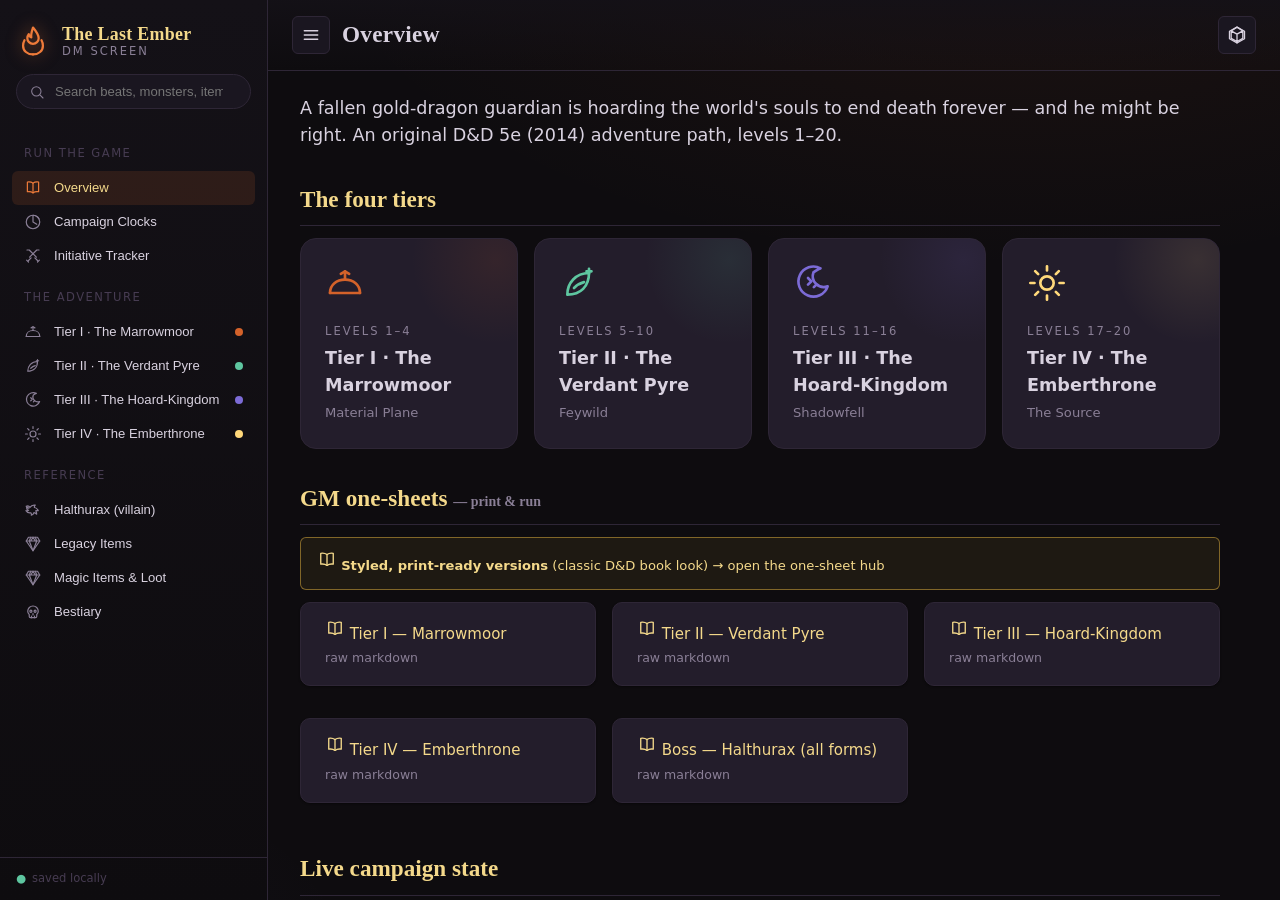
<file: dm-screen/index.html>
<!DOCTYPE html>
<html lang="en" data-theme="ember">
<head>
<meta charset="UTF-8" />
<meta name="viewport" content="width=device-width, initial-scale=1.0" />
<title>The Last Ember — DM Screen</title>
<link rel="stylesheet" href="css/styles.css" />
</head>
<body>

<!-- ============================================================= -->
<!-- CUSTOM ICON FAMILY — "Emberlight"                              -->
<!-- Consistent line set: 24x24 grid, 1.6 stroke, round caps/joins. -->
<!-- Documented in DESIGN-SYSTEM.md. Inlined so it works on file:// -->
<!-- ============================================================= -->
<svg width="0" height="0" style="position:absolute" aria-hidden="true">
  <!-- brand / ember flame -->
  <symbol id="ic-ember" viewBox="0 0 24 24" fill="none" stroke="currentColor" stroke-width="1.6" stroke-linecap="round" stroke-linejoin="round">
    <path d="M12 2.5c2.5 3 4 5 4 7.5a4 4 0 0 1-8 0c0-1 .4-2 1-2.8.2 1.4 1 2 1.8 2.2-.4-2 .3-4.2 1.2-6.9Z"/>
    <path d="M12 21.5c4 0 7-2.6 7-6.2 0-1.4-.4-2.7-1-3.8"/>
    <path d="M12 21.5c-4 0-7-2.6-7-6.2 0-1.4.4-2.7 1-3.8"/>
  </symbol>

  <!-- overview / book-open -->
  <symbol id="ic-overview" viewBox="0 0 24 24" fill="none" stroke="currentColor" stroke-width="1.6" stroke-linecap="round" stroke-linejoin="round">
    <path d="M12 5.5C10 4 7.5 3.5 4.5 4v13c3-.5 5.5 0 7.5 1.5 2-1.5 4.5-2 7.5-1.5V4c-3-.5-5.5 0-7.5 1.5Z"/>
    <path d="M12 5.5v13"/>
  </symbol>

  <!-- Tier I — Material Plane: barrow mound -->
  <symbol id="ic-material" viewBox="0 0 24 24" fill="none" stroke="currentColor" stroke-width="1.6" stroke-linecap="round" stroke-linejoin="round">
    <path d="M3 18c0-5 4-8 9-8s9 3 9 8"/>
    <path d="M3 18h18"/>
    <path d="M12 10V5"/><path d="M9.5 6.5 12 5l2.5 1.5"/>
  </symbol>

  <!-- Tier II — Feywild: leaf-spark -->
  <symbol id="ic-feywild" viewBox="0 0 24 24" fill="none" stroke="currentColor" stroke-width="1.6" stroke-linecap="round" stroke-linejoin="round">
    <path d="M5 19c0-7 5-13 13-13 0 8-5 13-13 13Z"/>
    <path d="M9 15c2-2 4-3 6-3.5"/>
    <path d="M18 3.5v3M16.5 5h3"/>
  </symbol>

  <!-- Tier III — Shadowfell: broken moon -->
  <symbol id="ic-shadowfell" viewBox="0 0 24 24" fill="none" stroke="currentColor" stroke-width="1.6" stroke-linecap="round" stroke-linejoin="round">
    <path d="M16.5 3.2A9 9 0 1 0 20.8 14a6.6 6.6 0 0 1-8.5-8.5c1.3-.5 2.8-2 4.2-2.3Z"/>
    <path d="m9 9 2 2-2 2M14 13l-1.5 1.5"/>
  </symbol>

  <!-- Tier IV — the Source: radiant throne-sun -->
  <symbol id="ic-source" viewBox="0 0 24 24" fill="none" stroke="currentColor" stroke-width="1.6" stroke-linecap="round" stroke-linejoin="round">
    <circle cx="12" cy="12" r="4"/>
    <path d="M12 2v2.5M12 19.5V22M2 12h2.5M19.5 12H22M4.9 4.9 6.7 6.7M17.3 17.3l1.8 1.8M19.1 4.9 17.3 6.7M6.7 17.3 4.9 19.1"/>
  </symbol>

  <!-- villain / dragon -->
  <symbol id="ic-dragon" viewBox="0 0 24 24" fill="none" stroke="currentColor" stroke-width="1.6" stroke-linecap="round" stroke-linejoin="round">
    <path d="M3 7c2-1 4 0 5 1.5C9.5 6 12 5 15 5.5c-1 1-1.4 2-1.2 3.2 2.3.3 4.2 1.8 5.2 4.3-1.3-.4-2.4-.4-3.4 0 1 1.3 1.4 2.8 1.2 4.5-1-1.2-2.2-1.9-3.6-2.1-.4 1.7-1.6 3-3.4 3.6.3-1.3.1-2.4-.6-3.3-2.6.6-5-.4-6.6-2.8 1.4.2 2.6 0 3.6-.6C4.8 12.8 3.6 11 3.4 8.7 4.4 9.4 5.4 9.7 6.5 9.6 5.3 8.7 4 8.1 3 7Z"/>
    <circle cx="6.5" cy="7.7" r=".6" fill="currentColor" stroke="none"/>
  </symbol>

  <!-- items / gem -->
  <symbol id="ic-item" viewBox="0 0 24 24" fill="none" stroke="currentColor" stroke-width="1.6" stroke-linecap="round" stroke-linejoin="round">
    <path d="M6 3h12l3 5-9 13L3 8Z"/>
    <path d="M3 8h18M9 3 7 8l5 13 5-13-2-5M9 8l3-5 3 5"/>
  </symbol>

  <!-- bestiary / skull -->
  <symbol id="ic-skull" viewBox="0 0 24 24" fill="none" stroke="currentColor" stroke-width="1.6" stroke-linecap="round" stroke-linejoin="round">
    <path d="M5 11a7 7 0 0 1 14 0c0 2.2-1 3.6-2 4.4V18a1.5 1.5 0 0 1-1.5 1.5h-7A1.5 1.5 0 0 1 7 18v-2.6C6 14.6 5 13.2 5 11Z"/>
    <circle cx="9.2" cy="11" r="1.4"/><circle cx="14.8" cy="11" r="1.4"/>
    <path d="M12 14v2M10 19.5v-2M14 19.5v-2"/>
  </symbol>

  <!-- clocks / segmented dial -->
  <symbol id="ic-clock" viewBox="0 0 24 24" fill="none" stroke="currentColor" stroke-width="1.6" stroke-linecap="round" stroke-linejoin="round">
    <circle cx="12" cy="12" r="9"/>
    <path d="M12 3v9l5 3M12 3a9 9 0 0 1 7.8 4.5"/>
  </symbol>

  <!-- initiative / crossed swords -->
  <symbol id="ic-init" viewBox="0 0 24 24" fill="none" stroke="currentColor" stroke-width="1.6" stroke-linecap="round" stroke-linejoin="round">
    <path d="M4 4h3l9.5 9.5M14.5 14.5 18 18"/>
    <path d="M20 4h-3l-9.5 9.5M9.5 14.5 6 18"/>
    <path d="M3.5 17.5 6 20M20.5 17.5 18 20"/>
  </symbol>

  <!-- dice / d20 -->
  <symbol id="ic-dice" viewBox="0 0 24 24" fill="none" stroke="currentColor" stroke-width="1.6" stroke-linecap="round" stroke-linejoin="round">
    <path d="M12 2.5 21 7.5v9L12 21.5 3 16.5v-9Z"/>
    <path d="M12 2.5 5 7l7 4 7-4ZM12 11v10.5M5 7v9l7 4M19 7v9l-7 4"/>
  </symbol>

  <!-- utility -->
  <symbol id="ic-search" viewBox="0 0 24 24" fill="none" stroke="currentColor" stroke-width="1.6" stroke-linecap="round" stroke-linejoin="round"><circle cx="11" cy="11" r="7"/><path d="m21 21-4.3-4.3"/></symbol>
  <symbol id="ic-plus" viewBox="0 0 24 24" fill="none" stroke="currentColor" stroke-width="1.8" stroke-linecap="round" stroke-linejoin="round"><path d="M12 5v14M5 12h14"/></symbol>
  <symbol id="ic-minus" viewBox="0 0 24 24" fill="none" stroke="currentColor" stroke-width="1.8" stroke-linecap="round" stroke-linejoin="round"><path d="M5 12h14"/></symbol>
  <symbol id="ic-x" viewBox="0 0 24 24" fill="none" stroke="currentColor" stroke-width="1.8" stroke-linecap="round" stroke-linejoin="round"><path d="M6 6l12 12M18 6 6 18"/></symbol>
  <symbol id="ic-reset" viewBox="0 0 24 24" fill="none" stroke="currentColor" stroke-width="1.6" stroke-linecap="round" stroke-linejoin="round"><path d="M3.5 12a8.5 8.5 0 1 0 2.5-6"/><path d="M3 4v4h4"/></symbol>
  <symbol id="ic-heart" viewBox="0 0 24 24" fill="none" stroke="currentColor" stroke-width="1.6" stroke-linecap="round" stroke-linejoin="round"><path d="M12 20s-7-4.4-7-9.5A3.7 3.7 0 0 1 12 7a3.7 3.7 0 0 1 7 3.5C19 15.6 12 20 12 20Z"/></symbol>
  <symbol id="ic-shield" viewBox="0 0 24 24" fill="none" stroke="currentColor" stroke-width="1.6" stroke-linecap="round" stroke-linejoin="round"><path d="M12 3 5 6v5c0 4.5 3 8 7 10 4-2 7-5.5 7-10V6Z"/></symbol>
  <symbol id="ic-chevron" viewBox="0 0 24 24" fill="none" stroke="currentColor" stroke-width="1.6" stroke-linecap="round" stroke-linejoin="round"><path d="m9 6 6 6-6 6"/></symbol>
  <symbol id="ic-next" viewBox="0 0 24 24" fill="none" stroke="currentColor" stroke-width="1.6" stroke-linecap="round" stroke-linejoin="round"><path d="m6 6 6 6-6 6M14 6v12"/></symbol>
  <symbol id="ic-return" viewBox="0 0 24 24" fill="none" stroke="currentColor" stroke-width="1.6" stroke-linecap="round" stroke-linejoin="round"><path d="M9 7 4 12l5 5"/><path d="M4 12h10a6 6 0 0 1 6 6v1"/></symbol>
  <symbol id="ic-menu" viewBox="0 0 24 24" fill="none" stroke="currentColor" stroke-width="1.8" stroke-linecap="round" stroke-linejoin="round"><path d="M4 7h16M4 12h16M4 17h16"/></symbol>
</svg>

<!-- ============================================================= -->
<!-- APP SHELL                                                      -->
<!-- ============================================================= -->
<div class="app">

  <!-- Sidebar -->
  <aside class="sidebar" id="sidebar">
    <div class="brand">
      <svg class="brand-mark"><use href="#ic-ember"/></svg>
      <div class="brand-text">
        <strong>The Last Ember</strong>
        <span>DM Screen</span>
      </div>
    </div>

    <div class="search-box">
      <svg class="ic"><use href="#ic-search"/></svg>
      <input type="search" id="globalSearch" placeholder="Search beats, monsters, items…" autocomplete="off"/>
    </div>

    <nav class="nav" id="nav"><!-- built by app.js --></nav>

    <div class="sidebar-foot">
      <span id="saveState" class="save-state">saved locally</span>
    </div>
  </aside>

  <!-- Main -->
  <main class="main">
    <header class="topbar">
      <button class="icon-btn menu-toggle" id="menuToggle" aria-label="Toggle menu"><svg class="ic"><use href="#ic-menu"/></svg></button>
      <h1 id="viewTitle">Overview</h1>
      <div class="topbar-actions">
        <button class="icon-btn" id="diceToggle" title="Dice roller"><svg class="ic"><use href="#ic-dice"/></svg></button>
      </div>
    </header>

    <section class="view" id="view"><!-- built by app.js --></section>
  </main>

  <!-- Dice tray (slide-over) -->
  <div class="dice-tray" id="diceTray" hidden>
    <div class="dice-tray-head">
      <strong>Dice</strong>
      <button class="icon-btn" id="diceClose"><svg class="ic"><use href="#ic-x"/></svg></button>
    </div>
    <div class="dice-grid" id="diceGrid"></div>
    <div class="dice-result" id="diceResult">—</div>
    <div class="dice-log" id="diceLog"></div>
  </div>
</div>

<script src="js/data.js"></script>
<script src="js/app.js"></script>
</body>
</html>
</file>
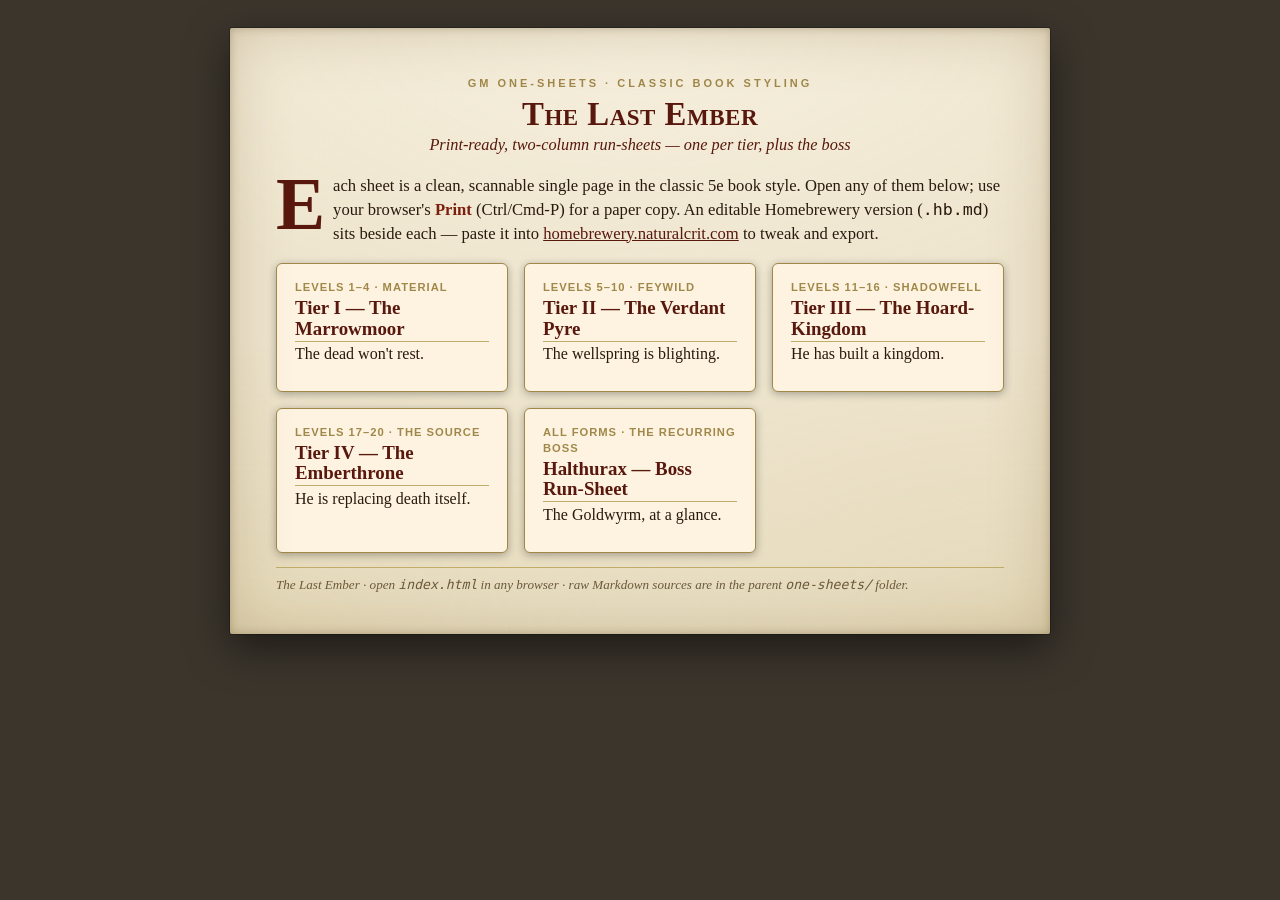
<file: one-sheets/styled/index.html>
<!DOCTYPE html>
<html lang="en">
<head>
<meta charset="UTF-8" />
<meta name="viewport" content="width=device-width, initial-scale=1.0" />
<title>The Last Ember — GM One-Sheets</title>
<link rel="stylesheet" href="phb.css" />
</head>
<body>
<div class="page hub">
  <header class="sheet-head">
    <div class="eyebrow">GM One-Sheets · Classic Book Styling</div>
    <h1>The Last Ember</h1>
    <div class="subtitle">Print-ready, two-column run-sheets — one per tier, plus the boss</div>
  </header>

  <p class="lead full">Each sheet is a clean, scannable single page in the classic 5e book style.
  Open any of them below; use your browser's <strong>Print</strong> (Ctrl/Cmd-P) for a paper copy.
  An editable Homebrewery version (<code>.hb.md</code>) sits beside each — paste it into
  <a href="https://homebrewery.naturalcrit.com/">homebrewery.naturalcrit.com</a> to tweak and export.</p>

  <div class="hub-grid">
    <a class="hub-card" href="Tier-1.html"><div class="lv">Levels 1–4 · Material</div><h3>Tier I — The Marrowmoor</h3><p>The dead won't rest.</p></a>
    <a class="hub-card" href="Tier-2.html"><div class="lv">Levels 5–10 · Feywild</div><h3>Tier II — The Verdant Pyre</h3><p>The wellspring is blighting.</p></a>
    <a class="hub-card" href="Tier-3.html"><div class="lv">Levels 11–16 · Shadowfell</div><h3>Tier III — The Hoard-Kingdom</h3><p>He has built a kingdom.</p></a>
    <a class="hub-card" href="Tier-4.html"><div class="lv">Levels 17–20 · The Source</div><h3>Tier IV — The Emberthrone</h3><p>He is replacing death itself.</p></a>
    <a class="hub-card" href="Boss.html"><div class="lv">All forms · the recurring boss</div><h3>Halthurax — Boss Run-Sheet</h3><p>The Goldwyrm, at a glance.</p></a>
  </div>

  <div class="sheet-foot full">The Last Ember · open <code>index.html</code> in any browser · raw Markdown sources are in the parent <code>one-sheets/</code> folder.</div>
</div>
</body>
</html>
</file>
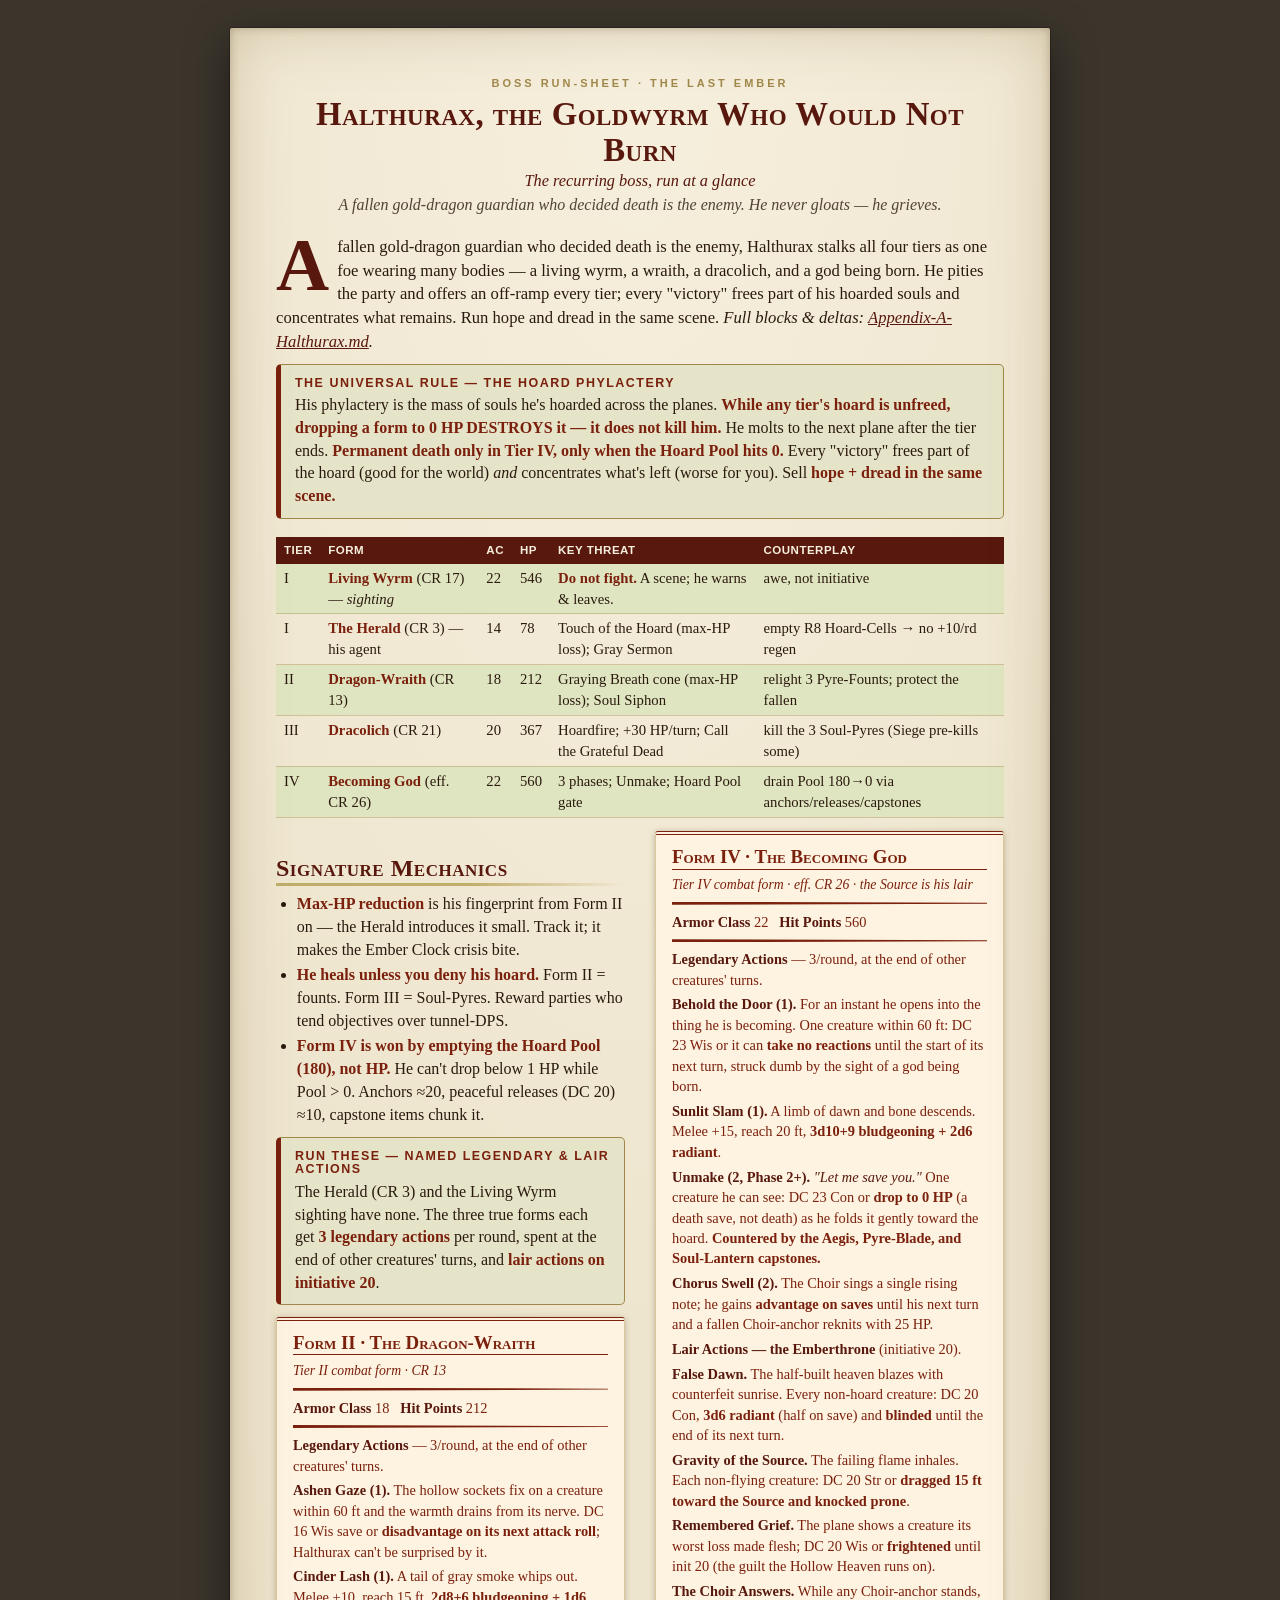
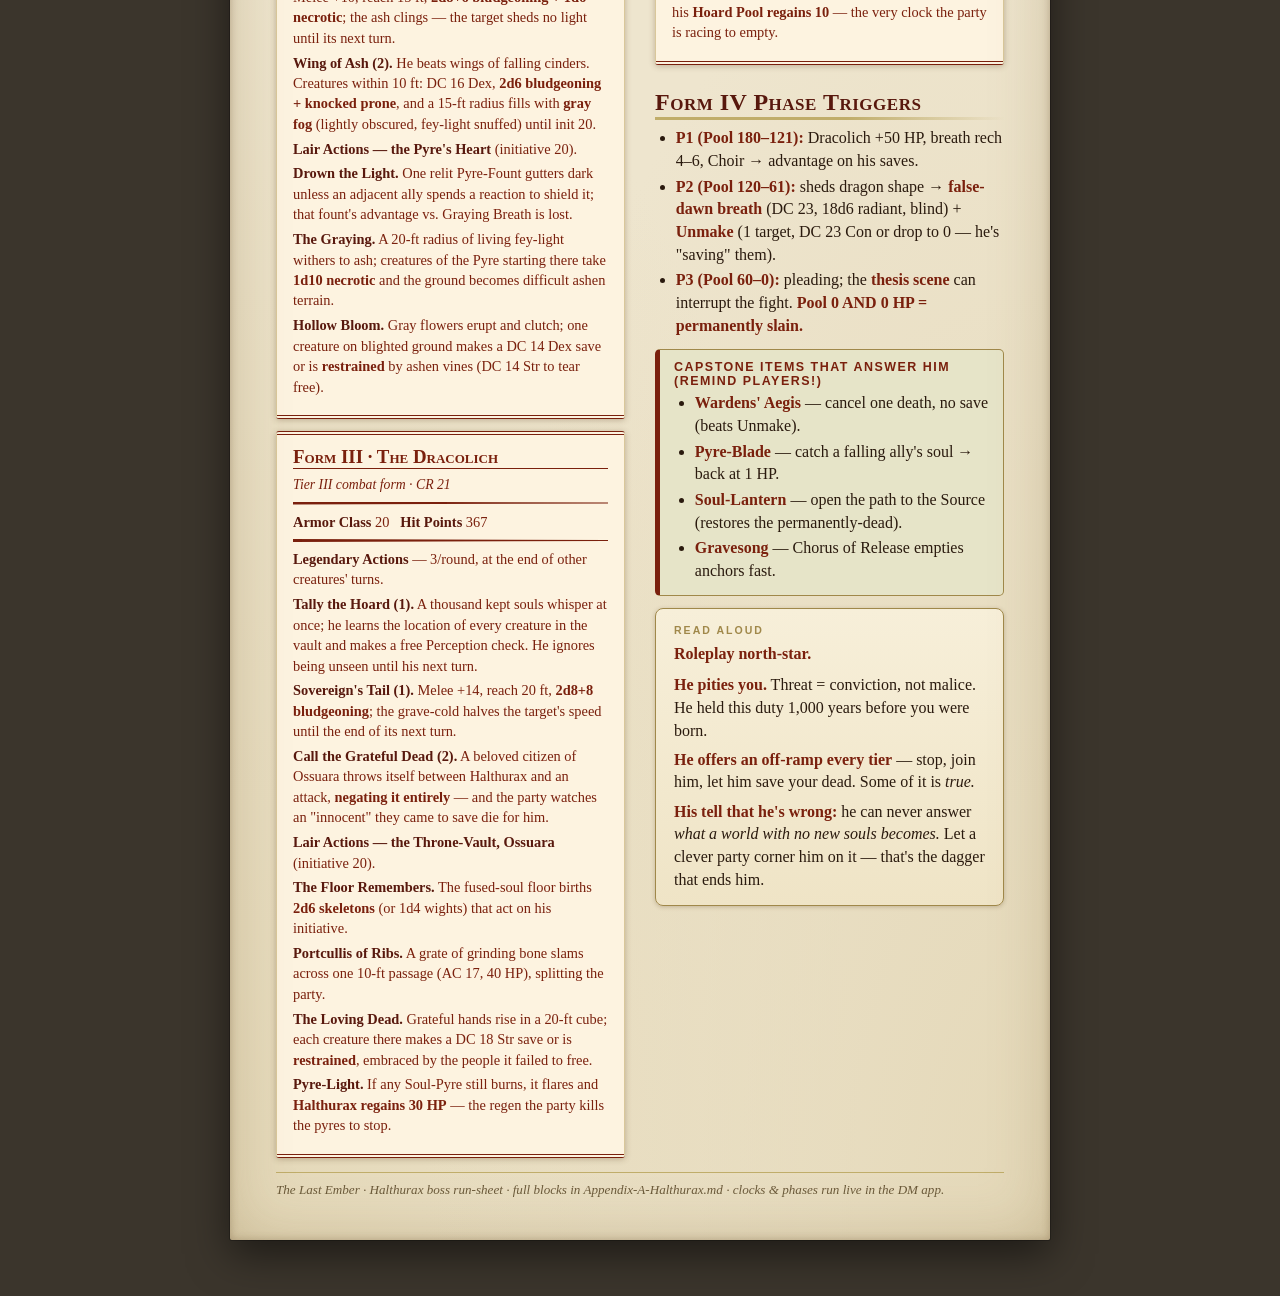
<file: one-sheets/styled/Boss.html>
<!DOCTYPE html>
<html lang="en">
<head>
<meta charset="UTF-8" />
<meta name="viewport" content="width=device-width, initial-scale=1.0" />
<title>Halthurax, the Goldwyrm Who Would Not Burn · The Last Ember</title>
<link rel="stylesheet" href="phb.css" />
</head>
<body>
<div class="page">

  <header class="sheet-head">
    <div class="eyebrow">Boss Run-Sheet · The Last Ember</div>
    <h1>Halthurax, the Goldwyrm Who Would Not Burn</h1>
    <div class="subtitle">The recurring boss, run at a glance</div>
    <div class="tagline">A fallen gold-dragon guardian who decided death is the enemy. He never gloats — he grieves.</div>
  </header>

  <p class="lead full">A fallen gold-dragon guardian who decided death is the enemy, Halthurax stalks all
  four tiers as one foe wearing many bodies — a living wyrm, a wraith, a dracolich, and a god being born.
  He pities the party and offers an off-ramp every tier; every "victory" frees part of his hoarded souls
  and concentrates what remains. Run hope and dread in the same scene.
  <em>Full blocks &amp; deltas: <a href="../../Appendix-A-Halthurax.md">Appendix-A-Halthurax.md</a>.</em></p>

  <section class="note full">
    <h5>The Universal Rule — The Hoard Phylactery</h5>
    <p>His phylactery is the mass of souls he's hoarded across the planes. <strong>While any tier's hoard
    is unfreed, dropping a form to 0 HP DESTROYS it — it does not kill him.</strong> He molts to the next
    plane after the tier ends. <strong>Permanent death only in Tier IV, only when the Hoard Pool hits 0.</strong>
    Every "victory" frees part of the hoard (good for the world) <em>and</em> concentrates what's left (worse
    for you). Sell <strong>hope + dread in the same scene.</strong></p>
  </section>

  <div class="full">
    <table>
      <thead><tr><th>Tier</th><th>Form</th><th>AC</th><th>HP</th><th>Key threat</th><th>Counterplay</th></tr></thead>
      <tbody>
        <tr><td>I</td><td><strong>Living Wyrm</strong> (CR 17) — <em>sighting</em></td><td>22</td><td>546</td><td><strong>Do not fight.</strong> A scene; he warns &amp; leaves.</td><td>awe, not initiative</td></tr>
        <tr><td>I</td><td><strong>The Herald</strong> (CR 3) — his agent</td><td>14</td><td>78</td><td>Touch of the Hoard (max-HP loss); Gray Sermon</td><td>empty R8 Hoard-Cells → no +10/rd regen</td></tr>
        <tr><td>II</td><td><strong>Dragon-Wraith</strong> (CR 13)</td><td>18</td><td>212</td><td>Graying Breath cone (max-HP loss); Soul Siphon</td><td>relight 3 Pyre-Founts; protect the fallen</td></tr>
        <tr><td>III</td><td><strong>Dracolich</strong> (CR 21)</td><td>20</td><td>367</td><td>Hoardfire; +30 HP/turn; Call the Grateful Dead</td><td>kill the 3 Soul-Pyres (Siege pre-kills some)</td></tr>
        <tr><td>IV</td><td><strong>Becoming God</strong> (eff. CR 26)</td><td>22</td><td>560</td><td>3 phases; Unmake; Hoard Pool gate</td><td>drain Pool 180→0 via anchors/releases/capstones</td></tr>
      </tbody>
    </table>
  </div>

  <div class="columns">

    <section>
      <h2>Signature Mechanics</h2>
      <ul>
        <li><strong>Max-HP reduction</strong> is his fingerprint from Form II on — the Herald introduces it small. Track it; it makes the Ember Clock crisis bite.</li>
        <li><strong>He heals unless you deny his hoard.</strong> Form II = founts. Form III = Soul-Pyres. Reward parties who tend objectives over tunnel-DPS.</li>
        <li><strong>Form IV is won by emptying the Hoard Pool (180), not HP.</strong> He can't drop below 1 HP while Pool &gt; 0. Anchors ≈20, peaceful releases (DC 20) ≈10, capstone items chunk it.</li>
      </ul>
    </section>

    <section class="note">
      <h5>Run These — Named Legendary &amp; Lair Actions</h5>
      <p>The Herald (CR 3) and the Living Wyrm sighting have none. The three true forms each get
      <strong>3 legendary actions</strong> per round, spent at the end of other creatures' turns, and
      <strong>lair actions on initiative 20</strong>.</p>
    </section>

    <div class="monster">
      <h3>Form II · The Dragon-Wraith</h3>
      <div class="creature-type">Tier II combat form · CR 13</div>
      <hr class="redbar" />
      <div class="stat-line"><b>Armor Class</b> 18 &nbsp; <b>Hit Points</b> 212</div>
      <hr class="redbar" />
      <div class="action"><b>Legendary Actions</b> — 3/round, at the end of other creatures' turns.</div>
      <div class="action"><b>Ashen Gaze (1).</b> The hollow sockets fix on a creature within 60 ft and the warmth drains from its nerve. DC 16 Wis save or <strong>disadvantage on its next attack roll</strong>; Halthurax can't be surprised by it.</div>
      <div class="action"><b>Cinder Lash (1).</b> A tail of gray smoke whips out. Melee +10, reach 15 ft, <strong>2d8+6 bludgeoning + 1d6 necrotic</strong>; the ash clings — the target sheds no light until its next turn.</div>
      <div class="action"><b>Wing of Ash (2).</b> He beats wings of falling cinders. Creatures within 10 ft: DC 16 Dex, <strong>2d6 bludgeoning + knocked prone</strong>, and a 15-ft radius fills with <strong>gray fog</strong> (lightly obscured, fey-light snuffed) until init 20.</div>
      <div class="action"><b>Lair Actions — the Pyre's Heart</b> (initiative 20).</div>
      <div class="action"><b>Drown the Light.</b> One relit Pyre-Fount gutters dark unless an adjacent ally spends a reaction to shield it; that fount's advantage vs. Graying Breath is lost.</div>
      <div class="action"><b>The Graying.</b> A 20-ft radius of living fey-light withers to ash; creatures of the Pyre starting there take <strong>1d10 necrotic</strong> and the ground becomes difficult ashen terrain.</div>
      <div class="action"><b>Hollow Bloom.</b> Gray flowers erupt and clutch; one creature on blighted ground makes a DC 14 Dex save or is <strong>restrained</strong> by ashen vines (DC 14 Str to tear free).</div>
    </div>

    <div class="monster">
      <h3>Form III · The Dracolich</h3>
      <div class="creature-type">Tier III combat form · CR 21</div>
      <hr class="redbar" />
      <div class="stat-line"><b>Armor Class</b> 20 &nbsp; <b>Hit Points</b> 367</div>
      <hr class="redbar" />
      <div class="action"><b>Legendary Actions</b> — 3/round, at the end of other creatures' turns.</div>
      <div class="action"><b>Tally the Hoard (1).</b> A thousand kept souls whisper at once; he learns the location of every creature in the vault and makes a free Perception check. He ignores being unseen until his next turn.</div>
      <div class="action"><b>Sovereign's Tail (1).</b> Melee +14, reach 20 ft, <strong>2d8+8 bludgeoning</strong>; the grave-cold halves the target's speed until the end of its next turn.</div>
      <div class="action"><b>Call the Grateful Dead (2).</b> A beloved citizen of Ossuara throws itself between Halthurax and an attack, <strong>negating it entirely</strong> — and the party watches an "innocent" they came to save die for him.</div>
      <div class="action"><b>Lair Actions — the Throne-Vault, Ossuara</b> (initiative 20).</div>
      <div class="action"><b>The Floor Remembers.</b> The fused-soul floor births <strong>2d6 skeletons</strong> (or 1d4 wights) that act on his initiative.</div>
      <div class="action"><b>Portcullis of Ribs.</b> A grate of grinding bone slams across one 10-ft passage (AC 17, 40 HP), splitting the party.</div>
      <div class="action"><b>The Loving Dead.</b> Grateful hands rise in a 20-ft cube; each creature there makes a DC 18 Str save or is <strong>restrained</strong>, embraced by the people it failed to free.</div>
      <div class="action"><b>Pyre-Light.</b> If any Soul-Pyre still burns, it flares and <strong>Halthurax regains 30 HP</strong> — the regen the party kills the pyres to stop.</div>
    </div>

    <div class="monster">
      <h3>Form IV · The Becoming God</h3>
      <div class="creature-type">Tier IV combat form · eff. CR 26 · the Source is his lair</div>
      <hr class="redbar" />
      <div class="stat-line"><b>Armor Class</b> 22 &nbsp; <b>Hit Points</b> 560</div>
      <hr class="redbar" />
      <div class="action"><b>Legendary Actions</b> — 3/round, at the end of other creatures' turns.</div>
      <div class="action"><b>Behold the Door (1).</b> For an instant he opens into the thing he is becoming. One creature within 60 ft: DC 23 Wis or it can <strong>take no reactions</strong> until the start of its next turn, struck dumb by the sight of a god being born.</div>
      <div class="action"><b>Sunlit Slam (1).</b> A limb of dawn and bone descends. Melee +15, reach 20 ft, <strong>3d10+9 bludgeoning + 2d6 radiant</strong>.</div>
      <div class="action"><b>Unmake (2, Phase 2+).</b> <i>"Let me save you."</i> One creature he can see: DC 23 Con or <strong>drop to 0 HP</strong> (a death save, not death) as he folds it gently toward the hoard. <strong>Countered by the Aegis, Pyre-Blade, and Soul-Lantern capstones.</strong></div>
      <div class="action"><b>Chorus Swell (2).</b> The Choir sings a single rising note; he gains <strong>advantage on saves</strong> until his next turn and a fallen Choir-anchor reknits with 25 HP.</div>
      <div class="action"><b>Lair Actions — the Emberthrone</b> (initiative 20).</div>
      <div class="action"><b>False Dawn.</b> The half-built heaven blazes with counterfeit sunrise. Every non-hoard creature: DC 20 Con, <strong>3d6 radiant</strong> (half on save) and <strong>blinded</strong> until the end of its next turn.</div>
      <div class="action"><b>Gravity of the Source.</b> The failing flame inhales. Each non-flying creature: DC 20 Str or <strong>dragged 15 ft toward the Source and knocked prone</strong>.</div>
      <div class="action"><b>Remembered Grief.</b> The plane shows a creature its worst loss made flesh; DC 20 Wis or <strong>frightened</strong> until init 20 (the guilt the Hollow Heaven runs on).</div>
      <div class="action"><b>The Choir Answers.</b> While any Choir-anchor stands, his <strong>Hoard Pool regains 10</strong> — the very clock the party is racing to empty.</div>
    </div>

    <section>
      <h2>Form IV Phase Triggers</h2>
      <ul>
        <li><strong>P1 (Pool 180–121):</strong> Dracolich +50 HP, breath rech 4–6, Choir → advantage on his saves.</li>
        <li><strong>P2 (Pool 120–61):</strong> sheds dragon shape → <strong>false-dawn breath</strong> (DC 23, 18d6 radiant, blind) + <strong>Unmake</strong> (1 target, DC 23 Con or drop to 0 — he's "saving" them).</li>
        <li><strong>P3 (Pool 60–0):</strong> pleading; the <strong>thesis scene</strong> can interrupt the fight. <strong>Pool 0 AND 0 HP = permanently slain.</strong></li>
      </ul>
    </section>

    <section class="note">
      <h5>Capstone Items That Answer Him (remind players!)</h5>
      <ul>
        <li><strong>Wardens' Aegis</strong> — cancel one death, no save (beats Unmake).</li>
        <li><strong>Pyre-Blade</strong> — catch a falling ally's soul → back at 1 HP.</li>
        <li><strong>Soul-Lantern</strong> — open the path to the Source (restores the permanently-dead).</li>
        <li><strong>Gravesong</strong> — Chorus of Release empties anchors fast.</li>
      </ul>
    </section>

    <div class="descriptive">
      <p style="font-style:normal"><strong>Roleplay north-star.</strong></p>
      <p style="font-style:normal;margin-bottom:.4rem"><strong>He pities you.</strong> Threat = conviction, not malice. He held this duty 1,000 years before you were born.</p>
      <p style="font-style:normal;margin-bottom:.4rem"><strong>He offers an off-ramp every tier</strong> — stop, join him, let him save your dead. Some of it is <em>true.</em></p>
      <p style="font-style:normal;margin-bottom:0"><strong>His tell that he's wrong:</strong> he can never answer <em>what a world with no new souls becomes.</em> Let a clever party corner him on it — that's the dagger that ends him.</p>
    </div>

  </div>

  <div class="sheet-foot full">The Last Ember · Halthurax boss run-sheet · full blocks in Appendix-A-Halthurax.md · clocks &amp; phases run live in the DM app.</div>
</div>
</body>
</html>
</file>
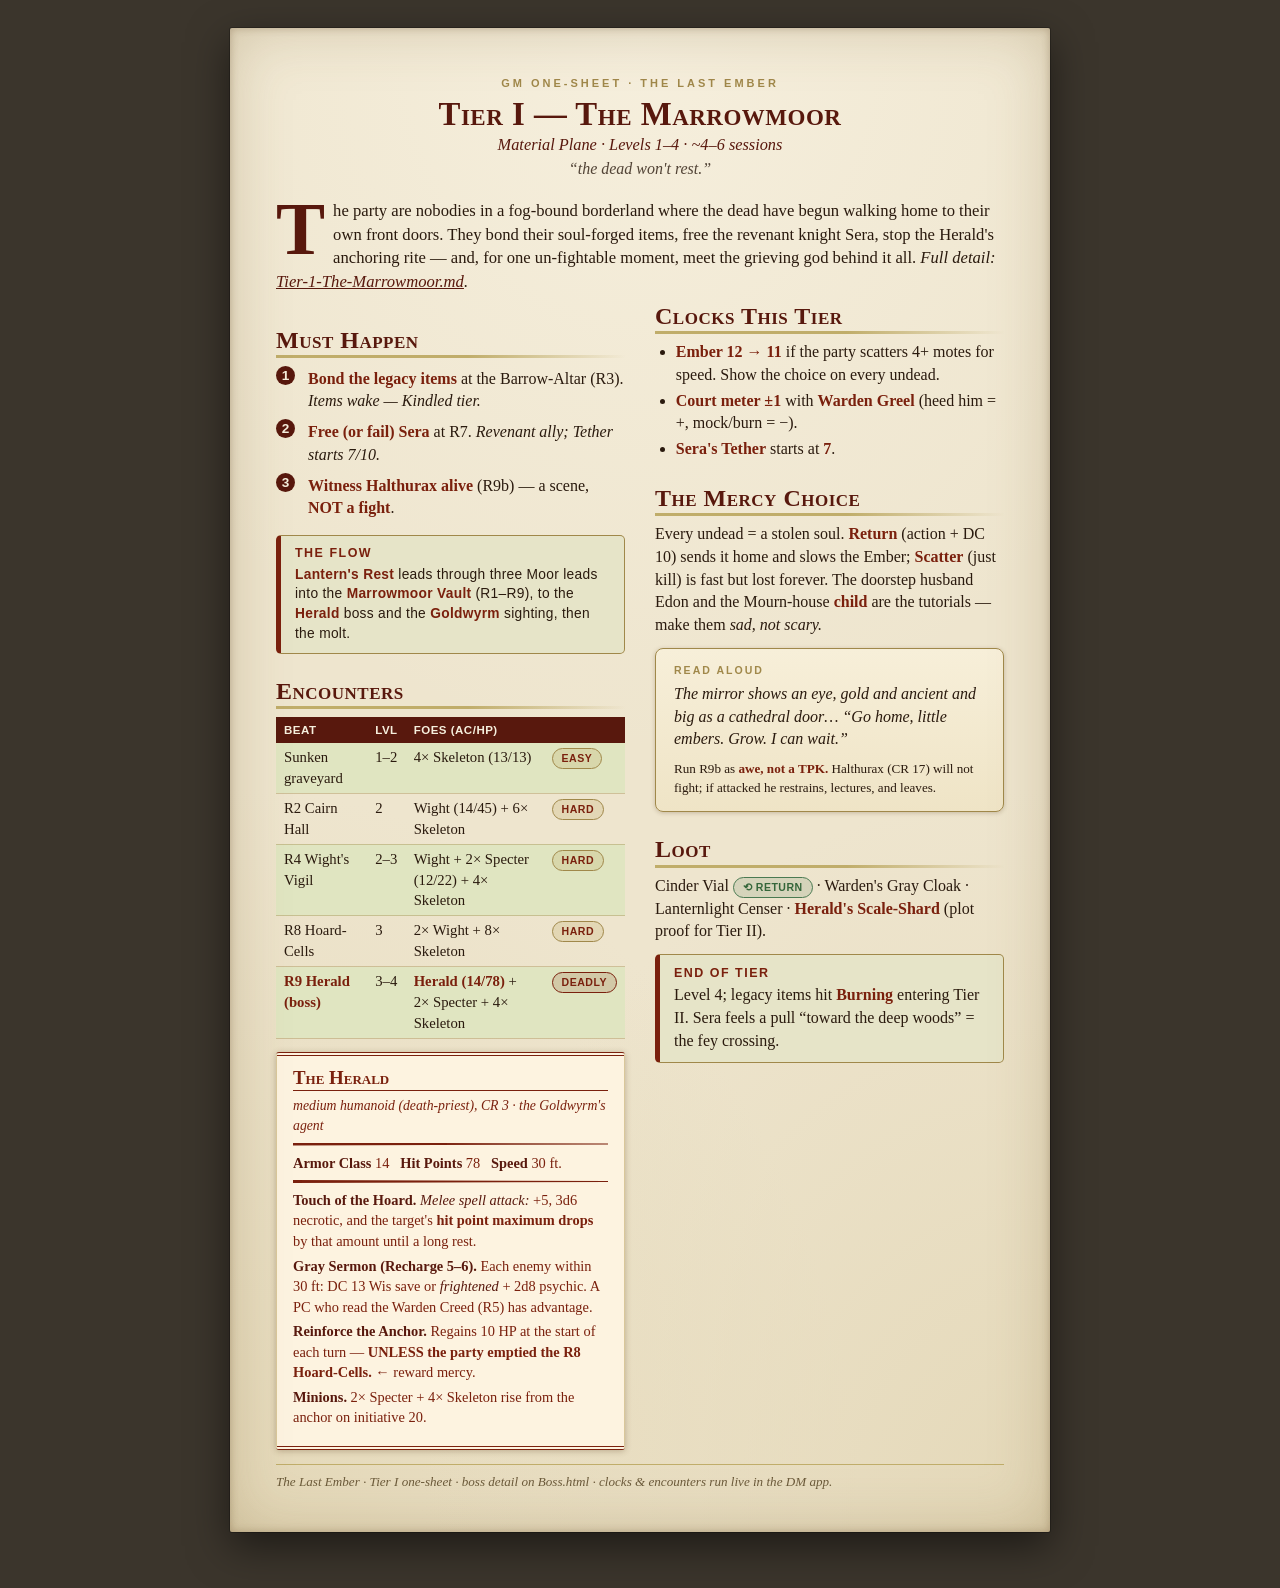
<file: one-sheets/styled/Tier-1.html>
<!DOCTYPE html>
<html lang="en">
<head>
<meta charset="UTF-8" />
<meta name="viewport" content="width=device-width, initial-scale=1.0" />
<title>Tier I — The Marrowmoor · The Last Ember</title>
<link rel="stylesheet" href="phb.css" />
</head>
<body>
<div class="page">

  <header class="sheet-head">
    <div class="eyebrow">GM One-Sheet · The Last Ember</div>
    <h1>Tier I — The Marrowmoor</h1>
    <div class="subtitle">Material Plane · Levels 1–4 · ~4–6 sessions</div>
    <div class="tagline">“the dead won't rest.”</div>
  </header>

  <p class="lead full">The party are nobodies in a fog-bound borderland where the dead have begun
  walking home to their own front doors. They bond their soul-forged items, free the revenant knight
  Sera, stop the Herald's anchoring rite — and, for one un-fightable moment, meet the grieving god
  behind it all. <em>Full detail: <a href="../../Tier-1-The-Marrowmoor.md">Tier-1-The-Marrowmoor.md</a>.</em></p>

  <div class="columns">

    <section>
      <h2>Must Happen</h2>
      <ol class="must">
        <li><strong>Bond the legacy items</strong> at the Barrow-Altar (R3). <em>Items wake — Kindled tier.</em></li>
        <li><strong>Free (or fail) Sera</strong> at R7. <em>Revenant ally; Tether starts 7/10.</em></li>
        <li><strong>Witness Halthurax alive</strong> (R9b) — a scene, <strong>NOT a fight</strong>.</li>
      </ol>
    </section>

    <section class="note">
      <h5>The Flow</h5>
      <p class="flowline"><b>Lantern's Rest</b> leads through three Moor leads into the <b>Marrowmoor Vault</b>
      (R1–R9), to the <b>Herald</b> boss and the <b>Goldwyrm</b> sighting, then the molt.</p>
    </section>

    <section>
      <h2>Encounters</h2>
      <table>
        <thead><tr><th>Beat</th><th>Lvl</th><th>Foes (AC/HP)</th><th></th></tr></thead>
        <tbody>
          <tr><td>Sunken graveyard</td><td>1–2</td><td>4× Skeleton (13/13)</td><td><span class="tag">easy</span></td></tr>
          <tr><td>R2 Cairn Hall</td><td>2</td><td>Wight (14/45) + 6× Skeleton</td><td><span class="tag">hard</span></td></tr>
          <tr><td>R4 Wight's Vigil</td><td>2–3</td><td>Wight + 2× Specter (12/22) + 4× Skeleton</td><td><span class="tag">hard</span></td></tr>
          <tr><td>R8 Hoard-Cells</td><td>3</td><td>2× Wight + 8× Skeleton</td><td><span class="tag">hard</span></td></tr>
          <tr><td><strong>R9 Herald (boss)</strong></td><td>3–4</td><td><strong>Herald (14/78)</strong> + 2× Specter + 4× Skeleton</td><td><span class="tag deadly">deadly</span></td></tr>
        </tbody>
      </table>
    </section>

    <div class="monster">
      <h3>The Herald</h3>
      <div class="creature-type">medium humanoid (death-priest), CR 3 · the Goldwyrm's agent</div>
      <hr class="redbar" />
      <div class="stat-line"><b>Armor Class</b> 14 &nbsp; <b>Hit Points</b> 78 &nbsp; <b>Speed</b> 30 ft.</div>
      <hr class="redbar" />
      <div class="action"><b>Touch of the Hoard.</b> <i>Melee spell attack:</i> +5, 3d6 necrotic, and the
      target's <strong>hit point maximum drops</strong> by that amount until a long rest.</div>
      <div class="action"><b>Gray Sermon (Recharge 5–6).</b> Each enemy within 30 ft: DC 13 Wis save or
      <i>frightened</i> + 2d8 psychic. A PC who read the Warden Creed (R5) has advantage.</div>
      <div class="action"><b>Reinforce the Anchor.</b> Regains 10 HP at the start of each turn —
      <strong>UNLESS the party emptied the R8 Hoard-Cells.</strong> ← reward mercy.</div>
      <div class="action"><b>Minions.</b> 2× Specter + 4× Skeleton rise from the anchor on initiative 20.</div>
    </div>

    <section>
      <h2>Clocks This Tier</h2>
      <ul>
        <li><strong>Ember 12 → 11</strong> if the party scatters 4+ motes for speed. Show the choice on every undead.</li>
        <li><strong>Court meter ±1</strong> with <strong>Warden Greel</strong> (heed him = +, mock/burn = −).</li>
        <li><strong>Sera's Tether</strong> starts at <strong>7</strong>.</li>
      </ul>
    </section>

    <section>
      <h2>The Mercy Choice</h2>
      <p>Every undead = a stolen soul. <strong>Return</strong> (action + DC 10) sends it home and slows
      the Ember; <strong>Scatter</strong> (just kill) is fast but lost forever. The doorstep husband Edon
      and the Mourn-house <strong>child</strong> are the tutorials — make them <em>sad, not scary.</em></p>
    </section>

    <div class="descriptive">
      <p>The mirror shows an eye, gold and ancient and big as a cathedral door… <em>“Go home, little
      embers. Grow. I can wait.”</em></p>
      <p style="font-style:normal;font-size:.82rem;margin-bottom:0">Run R9b as <strong>awe, not a TPK.</strong>
      Halthurax (CR 17) will not fight; if attacked he restrains, lectures, and leaves.</p>
    </div>

    <section>
      <h2>Loot</h2>
      <p>Cinder Vial <span class="tag return">⟲ return</span> · Warden's Gray Cloak · Lanternlight Censer ·
      <strong>Herald's Scale-Shard</strong> (plot proof for Tier II).</p>
    </section>

    <section class="note">
      <h5>End of Tier</h5>
      <p>Level 4; legacy items hit <strong>Burning</strong> entering Tier II. Sera feels a pull
      “toward the deep woods” = the fey crossing.</p>
    </section>

  </div>

  <div class="sheet-foot full">The Last Ember · Tier I one-sheet · boss detail on Boss.html · clocks &amp; encounters run live in the DM app.</div>
</div>
</body>
</html>
</file>
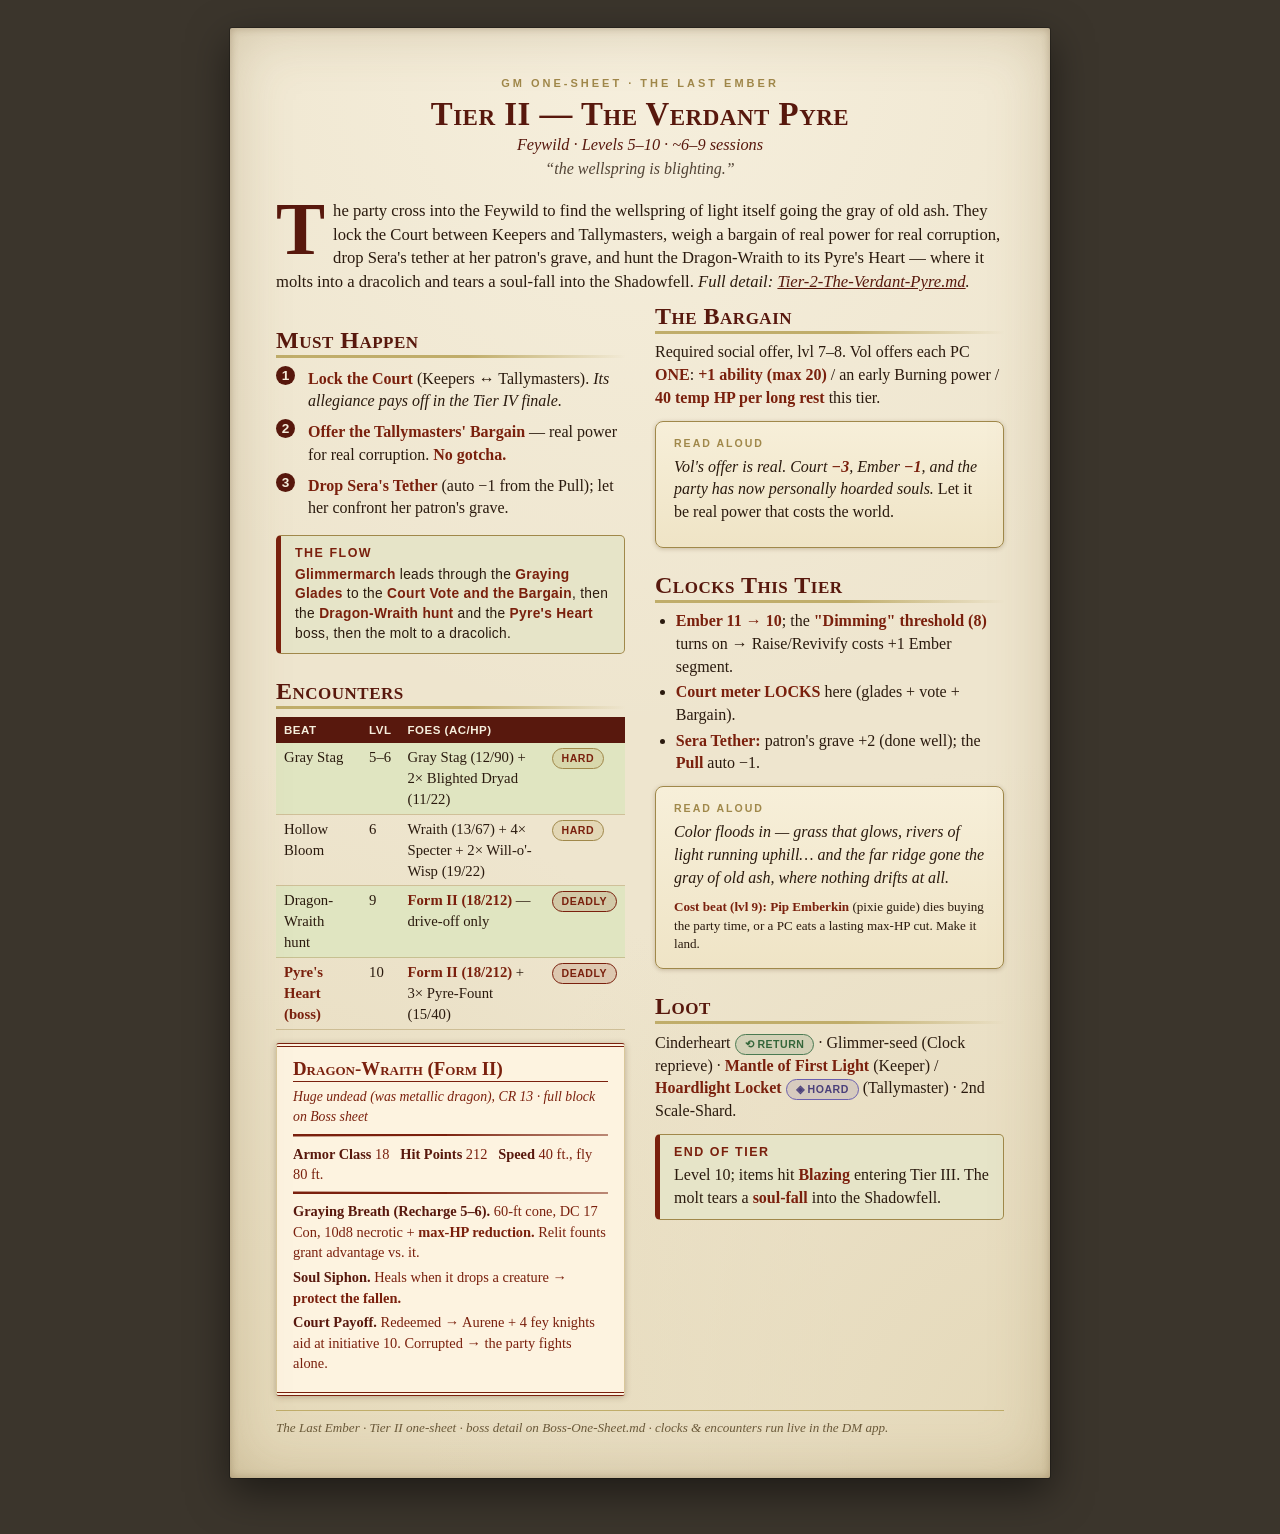
<file: one-sheets/styled/Tier-2.html>
<!DOCTYPE html>
<html lang="en">
<head>
<meta charset="UTF-8" />
<meta name="viewport" content="width=device-width, initial-scale=1.0" />
<title>Tier II — The Verdant Pyre · The Last Ember</title>
<link rel="stylesheet" href="phb.css" />
</head>
<body>
<div class="page">

  <header class="sheet-head">
    <div class="eyebrow">GM One-Sheet · The Last Ember</div>
    <h1>Tier II — The Verdant Pyre</h1>
    <div class="subtitle">Feywild · Levels 5–10 · ~6–9 sessions</div>
    <div class="tagline">“the wellspring is blighting.”</div>
  </header>

  <p class="lead full">The party cross into the Feywild to find the wellspring of light itself going
  the gray of old ash. They lock the Court between Keepers and Tallymasters, weigh a bargain of real
  power for real corruption, drop Sera's tether at her patron's grave, and hunt the Dragon-Wraith to
  its Pyre's Heart — where it molts into a dracolich and tears a soul-fall into the Shadowfell.
  <em>Full detail: <a href="../../Tier-2-The-Verdant-Pyre.md">Tier-2-The-Verdant-Pyre.md</a>.</em></p>

  <div class="columns">

    <section>
      <h2>Must Happen</h2>
      <ol class="must">
        <li><strong>Lock the Court</strong> (Keepers ↔ Tallymasters). <em>Its allegiance pays off in the Tier IV finale.</em></li>
        <li><strong>Offer the Tallymasters' Bargain</strong> — real power for real corruption. <strong>No gotcha.</strong></li>
        <li><strong>Drop Sera's Tether</strong> (auto −1 from the Pull); let her confront her patron's grave.</li>
      </ol>
    </section>

    <section class="note">
      <h5>The Flow</h5>
      <p class="flowline"><b>Glimmermarch</b> leads through the <b>Graying Glades</b> to the <b>Court Vote and the
      Bargain</b>, then the <b>Dragon-Wraith hunt</b> and the <b>Pyre's Heart</b> boss, then the molt to a dracolich.</p>
    </section>

    <section>
      <h2>Encounters</h2>
      <table>
        <thead><tr><th>Beat</th><th>Lvl</th><th>Foes (AC/HP)</th><th></th></tr></thead>
        <tbody>
          <tr><td>Gray Stag</td><td>5–6</td><td>Gray Stag (12/90) + 2× Blighted Dryad (11/22)</td><td><span class="tag">hard</span></td></tr>
          <tr><td>Hollow Bloom</td><td>6</td><td>Wraith (13/67) + 4× Specter + 2× Will-o'-Wisp (19/22)</td><td><span class="tag">hard</span></td></tr>
          <tr><td>Dragon-Wraith hunt</td><td>9</td><td><strong>Form II (18/212)</strong> — drive-off only</td><td><span class="tag deadly">deadly</span></td></tr>
          <tr><td><strong>Pyre's Heart (boss)</strong></td><td>10</td><td><strong>Form II (18/212)</strong> + 3× Pyre-Fount (15/40)</td><td><span class="tag deadly">deadly</span></td></tr>
        </tbody>
      </table>
    </section>

    <div class="monster">
      <h3>Dragon-Wraith (Form II)</h3>
      <div class="creature-type">Huge undead (was metallic dragon), CR 13 · full block on Boss sheet</div>
      <hr class="redbar" />
      <div class="stat-line"><b>Armor Class</b> 18 &nbsp; <b>Hit Points</b> 212 &nbsp; <b>Speed</b> 40 ft., fly 80 ft.</div>
      <hr class="redbar" />
      <div class="action"><b>Graying Breath (Recharge 5–6).</b> 60-ft cone, DC 17 Con, 10d8 necrotic + <strong>max-HP
      reduction.</strong> Relit founts grant advantage vs. it.</div>
      <div class="action"><b>Soul Siphon.</b> Heals when it drops a creature → <strong>protect the fallen.</strong></div>
      <div class="action"><b>Court Payoff.</b> Redeemed → Aurene + 4 fey knights aid at initiative 10. Corrupted →
      the party fights alone.</div>
    </div>

    <section>
      <h2>The Bargain</h2>
      <p>Required social offer, lvl 7–8. Vol offers each PC <strong>ONE</strong>: <strong>+1 ability (max 20)</strong> /
      an early Burning power / <strong>40 temp HP per long rest</strong> this tier.</p>
      <div class="descriptive">
        <p>Vol's offer is real. <em>Court</em> <strong>−3</strong>, <em>Ember</em> <strong>−1</strong>, and the party
        has now personally hoarded souls. <span style="font-style:normal">Let it be real power that costs the world.</span></p>
      </div>
    </section>

    <section>
      <h2>Clocks This Tier</h2>
      <ul>
        <li><strong>Ember 11 → 10</strong>; the <strong>"Dimming" threshold (8)</strong> turns on → Raise/Revivify costs +1 Ember segment.</li>
        <li><strong>Court meter LOCKS</strong> here (glades + vote + Bargain).</li>
        <li><strong>Sera Tether:</strong> patron's grave +2 (done well); the <strong>Pull</strong> auto −1.</li>
      </ul>
    </section>

    <div class="descriptive">
      <p>Color floods in — grass that glows, rivers of light running uphill… and the far ridge gone the
      gray of old ash, where nothing drifts at all.</p>
      <p style="font-style:normal;font-size:.82rem;margin-bottom:0"><strong>Cost beat (lvl 9):</strong>
      <strong>Pip Emberkin</strong> (pixie guide) dies buying the party time, or a PC eats a lasting max-HP cut.
      Make it land.</p>
    </div>

    <section>
      <h2>Loot</h2>
      <p>Cinderheart <span class="tag return">⟲ return</span> · Glimmer-seed (Clock reprieve) ·
      <strong>Mantle of First Light</strong> (Keeper) / <strong>Hoardlight Locket</strong>
      <span class="tag hoard">◈ Hoard</span> (Tallymaster) · 2nd Scale-Shard.</p>
    </section>

    <section class="note">
      <h5>End of Tier</h5>
      <p>Level 10; items hit <strong>Blazing</strong> entering Tier III. The molt tears a <strong>soul-fall</strong>
      into the Shadowfell.</p>
    </section>

  </div>

  <div class="sheet-foot full">The Last Ember · Tier II one-sheet · boss detail on Boss-One-Sheet.md · clocks &amp; encounters run live in the DM app.</div>
</div>
</body>
</html>
</file>
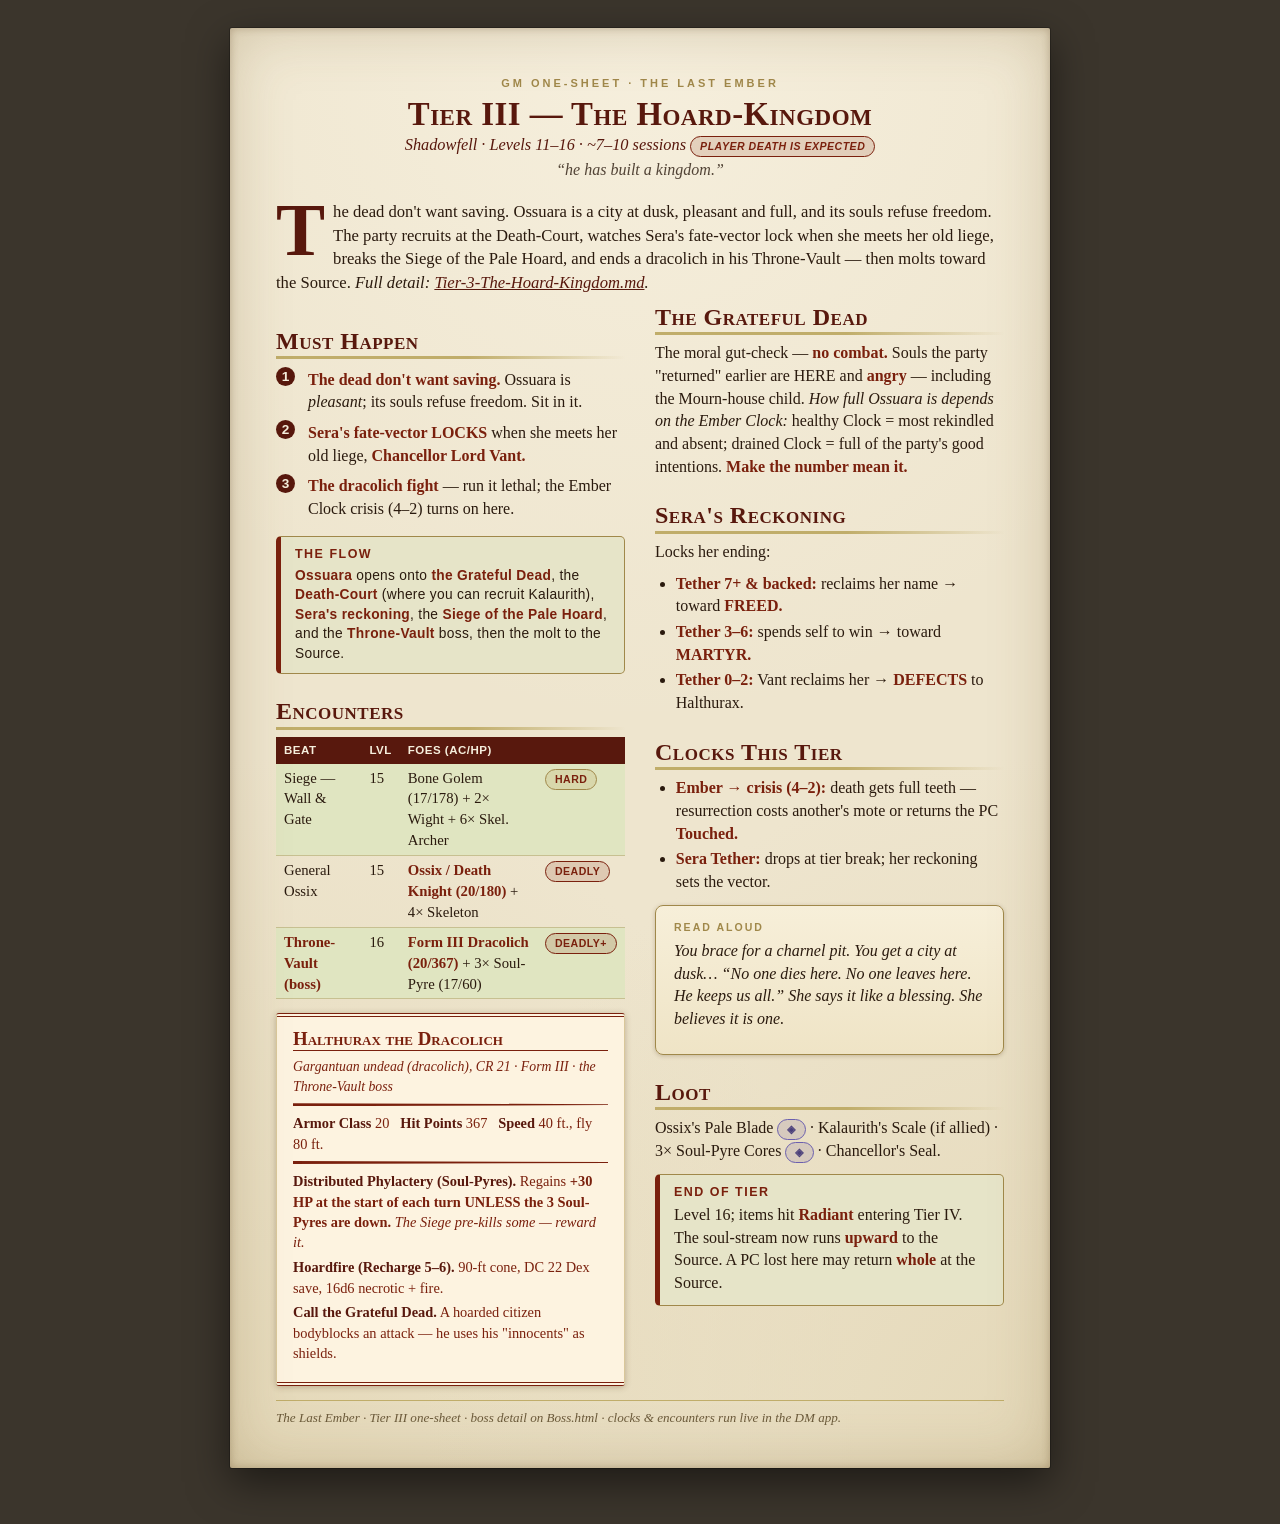
<file: one-sheets/styled/Tier-3.html>
<!DOCTYPE html>
<html lang="en">
<head>
<meta charset="UTF-8" />
<meta name="viewport" content="width=device-width, initial-scale=1.0" />
<title>Tier III — The Hoard-Kingdom · The Last Ember</title>
<link rel="stylesheet" href="phb.css" />
</head>
<body>
<div class="page">

  <header class="sheet-head">
    <div class="eyebrow">GM One-Sheet · The Last Ember</div>
    <h1>Tier III — The Hoard-Kingdom</h1>
    <div class="subtitle">Shadowfell · Levels 11–16 · ~7–10 sessions <span class="tag deadly">Player death is expected</span></div>
    <div class="tagline">“he has built a kingdom.”</div>
  </header>

  <p class="lead full">The dead don't want saving. Ossuara is a city at dusk, pleasant and full, and its
  souls refuse freedom. The party recruits at the Death-Court, watches Sera's fate-vector lock when she
  meets her old liege, breaks the Siege of the Pale Hoard, and ends a dracolich in his Throne-Vault — then
  molts toward the Source. <em>Full detail: <a href="../../Tier-3-The-Hoard-Kingdom.md">Tier-3-The-Hoard-Kingdom.md</a>.</em></p>

  <div class="columns">

    <section>
      <h2>Must Happen</h2>
      <ol class="must">
        <li><strong>The dead don't want saving.</strong> Ossuara is <em>pleasant</em>; its souls refuse freedom. Sit in it.</li>
        <li><strong>Sera's fate-vector LOCKS</strong> when she meets her old liege, <strong>Chancellor Lord Vant.</strong></li>
        <li><strong>The dracolich fight</strong> — run it lethal; the Ember Clock crisis (4–2) turns on here.</li>
      </ol>
    </section>

    <section class="note">
      <h5>The Flow</h5>
      <p class="flowline"><b>Ossuara</b> opens onto <b>the Grateful Dead</b>, the <b>Death-Court</b> (where you can
      recruit Kalaurith), <b>Sera's reckoning</b>, the <b>Siege of the Pale Hoard</b>, and the <b>Throne-Vault</b>
      boss, then the molt to the Source.</p>
    </section>

    <section>
      <h2>Encounters</h2>
      <table>
        <thead><tr><th>Beat</th><th>Lvl</th><th>Foes (AC/HP)</th><th></th></tr></thead>
        <tbody>
          <tr><td>Siege — Wall &amp; Gate</td><td>15</td><td>Bone Golem (17/178) + 2× Wight + 6× Skel. Archer</td><td><span class="tag">hard</span></td></tr>
          <tr><td>General Ossix</td><td>15</td><td><strong>Ossix / Death Knight (20/180)</strong> + 4× Skeleton</td><td><span class="tag deadly">deadly</span></td></tr>
          <tr><td><strong>Throne-Vault (boss)</strong></td><td>16</td><td><strong>Form III Dracolich (20/367)</strong> + 3× Soul-Pyre (17/60)</td><td><span class="tag deadly">deadly+</span></td></tr>
        </tbody>
      </table>
    </section>

    <div class="monster">
      <h3>Halthurax the Dracolich</h3>
      <div class="creature-type">Gargantuan undead (dracolich), CR 21 · Form III · the Throne-Vault boss</div>
      <hr class="redbar" />
      <div class="stat-line"><b>Armor Class</b> 20 &nbsp; <b>Hit Points</b> 367 &nbsp; <b>Speed</b> 40 ft., fly 80 ft.</div>
      <hr class="redbar" />
      <div class="action"><b>Distributed Phylactery (Soul-Pyres).</b> Regains <strong>+30 HP at the start of each
      turn UNLESS the 3 Soul-Pyres are down.</strong> <em>The Siege pre-kills some — reward it.</em></div>
      <div class="action"><b>Hoardfire (Recharge 5–6).</b> 90-ft cone, DC 22 Dex save, 16d6 necrotic + fire.</div>
      <div class="action"><b>Call the Grateful Dead.</b> A hoarded citizen bodyblocks an attack — he uses his
      "innocents" as shields.</div>
    </div>

    <section>
      <h2>The Grateful Dead</h2>
      <p>The moral gut-check — <strong>no combat.</strong> Souls the party "returned" earlier are HERE and
      <strong>angry</strong> — including the Mourn-house child. <em>How full Ossuara is depends on the Ember
      Clock:</em> healthy Clock = most rekindled and absent; drained Clock = full of the party's good
      intentions. <strong>Make the number mean it.</strong></p>
    </section>

    <section>
      <h2>Sera's Reckoning</h2>
      <p>Locks her ending:</p>
      <ul>
        <li><strong>Tether 7+ &amp; backed:</strong> reclaims her name → toward <strong>FREED.</strong></li>
        <li><strong>Tether 3–6:</strong> spends self to win → toward <strong>MARTYR.</strong></li>
        <li><strong>Tether 0–2:</strong> Vant reclaims her → <strong>DEFECTS</strong> to Halthurax.</li>
      </ul>
    </section>

    <section>
      <h2>Clocks This Tier</h2>
      <ul>
        <li><strong>Ember → crisis (4–2):</strong> death gets full teeth — resurrection costs another's mote or
        returns the PC <strong>Touched.</strong></li>
        <li><strong>Sera Tether:</strong> drops at tier break; her reckoning sets the vector.</li>
      </ul>
    </section>

    <div class="descriptive">
      <p>You brace for a charnel pit. You get a city at dusk… <em>“No one dies here. No one leaves here. He
      keeps us all.”</em> She says it like a blessing. She believes it is one.</p>
    </div>

    <section>
      <h2>Loot</h2>
      <p>Ossix's Pale Blade <span class="tag hoard">◈</span> · Kalaurith's Scale (if allied) ·
      3× Soul-Pyre Cores <span class="tag hoard">◈</span> · Chancellor's Seal.</p>
    </section>

    <section class="note">
      <h5>End of Tier</h5>
      <p>Level 16; items hit <strong>Radiant</strong> entering Tier IV. The soul-stream now runs
      <strong>upward</strong> to the Source. A PC lost here may return <strong>whole</strong> at the Source.</p>
    </section>

  </div>

  <div class="sheet-foot full">The Last Ember · Tier III one-sheet · boss detail on Boss.html · clocks &amp; encounters run live in the DM app.</div>
</div>
</body>
</html>
</file>
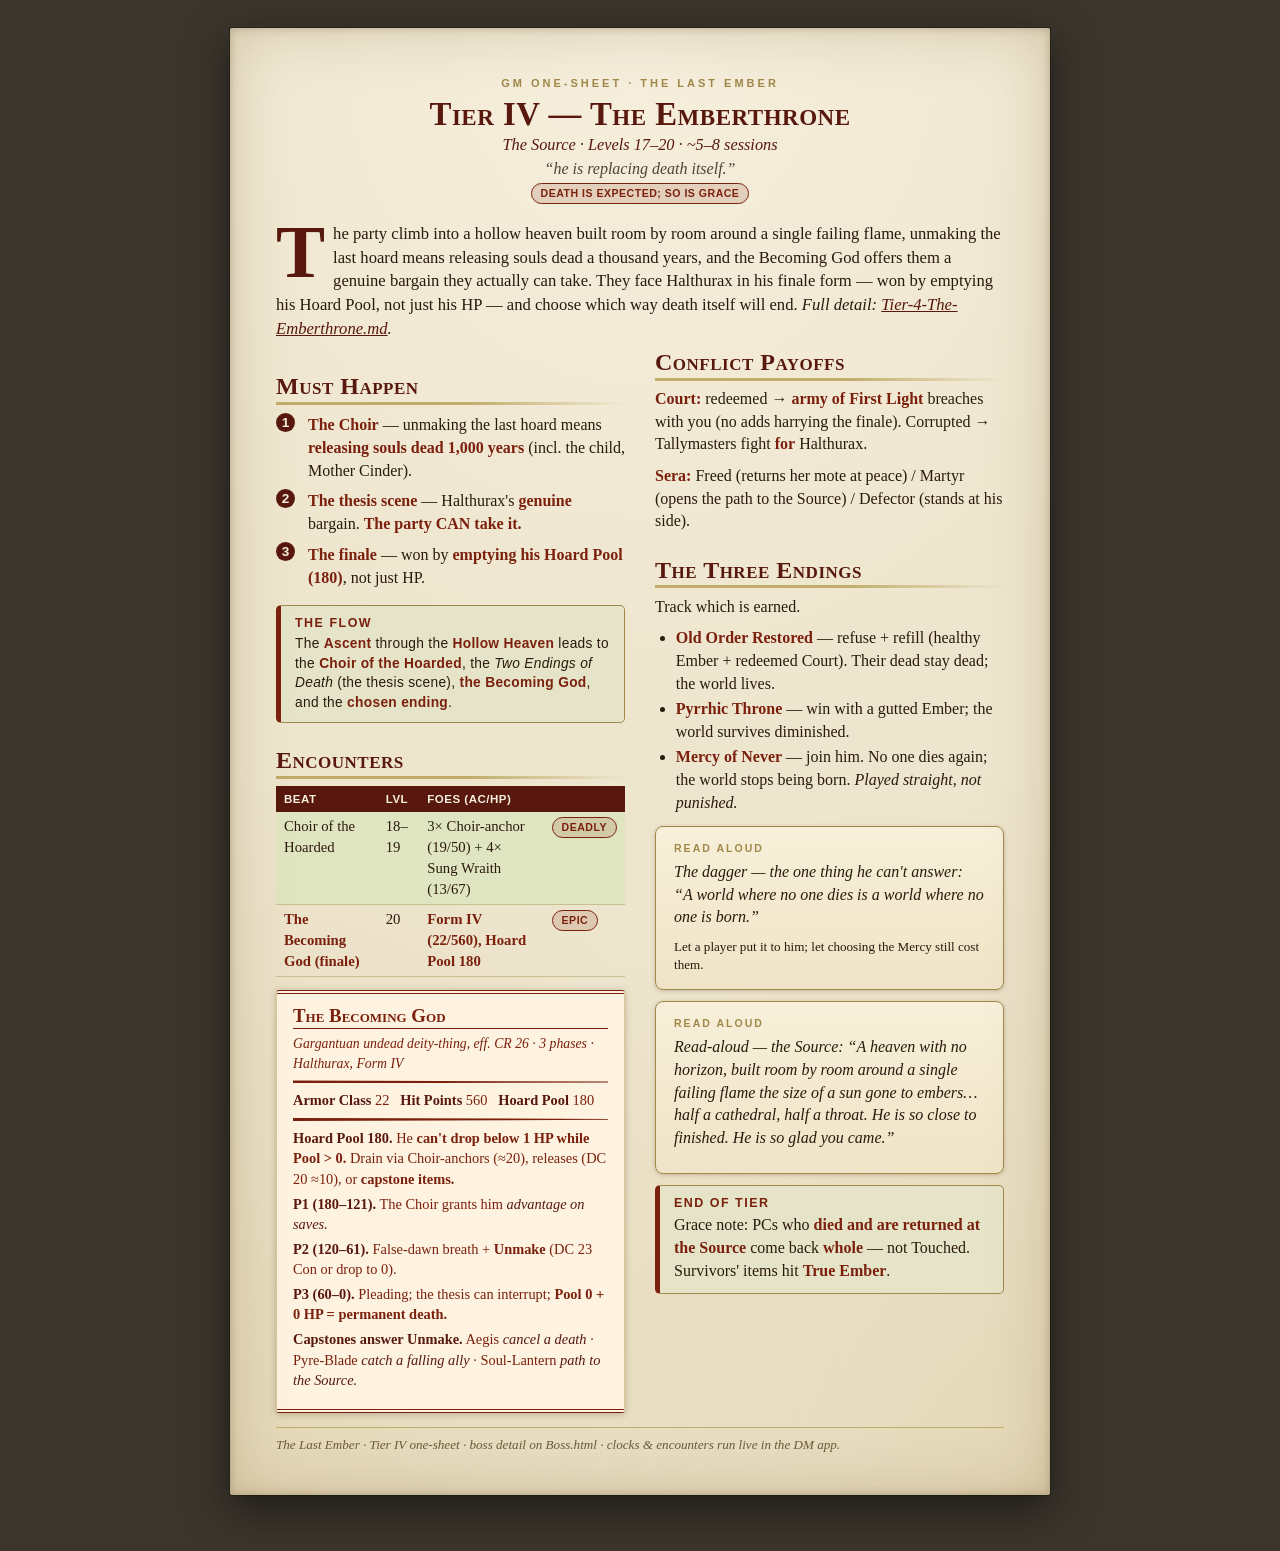
<file: one-sheets/styled/Tier-4.html>
<!DOCTYPE html>
<html lang="en">
<head>
<meta charset="UTF-8" />
<meta name="viewport" content="width=device-width, initial-scale=1.0" />
<title>Tier IV — The Emberthrone · The Last Ember</title>
<link rel="stylesheet" href="phb.css" />
</head>
<body>
<div class="page">

  <header class="sheet-head">
    <div class="eyebrow">GM One-Sheet · The Last Ember</div>
    <h1>Tier IV — The Emberthrone</h1>
    <div class="subtitle">The Source · Levels 17–20 · ~5–8 sessions</div>
    <div class="tagline">“he is replacing death itself.”</div>
    <div class="tag deadly">Death is expected; so is grace</div>
  </header>

  <p class="lead full">The party climb into a hollow heaven built room by room around a single failing flame,
  unmaking the last hoard means releasing souls dead a thousand years, and the Becoming God offers them a
  genuine bargain they actually can take. They face Halthurax in his finale form — won by emptying his Hoard
  Pool, not just his HP — and choose which way death itself will end. <em>Full detail:
  <a href="../../Tier-4-The-Emberthrone.md">Tier-4-The-Emberthrone.md</a>.</em></p>

  <div class="columns">

    <section>
      <h2>Must Happen</h2>
      <ol class="must">
        <li><strong>The Choir</strong> — unmaking the last hoard means <strong>releasing souls dead 1,000 years</strong> (incl. the child, Mother Cinder).</li>
        <li><strong>The thesis scene</strong> — Halthurax's <strong>genuine</strong> bargain. <strong>The party CAN take it.</strong></li>
        <li><strong>The finale</strong> — won by <strong>emptying his Hoard Pool (180)</strong>, not just HP.</li>
      </ol>
    </section>

    <section class="note">
      <h5>The Flow</h5>
      <p class="flowline">The <b>Ascent</b> through the <b>Hollow Heaven</b> leads to the <b>Choir of the Hoarded</b>,
      the <em>Two Endings of Death</em> (the thesis scene), <b>the Becoming God</b>, and the <b>chosen ending</b>.</p>
    </section>

    <section>
      <h2>Encounters</h2>
      <table>
        <thead><tr><th>Beat</th><th>Lvl</th><th>Foes (AC/HP)</th><th></th></tr></thead>
        <tbody>
          <tr><td>Choir of the Hoarded</td><td>18–19</td><td>3× Choir-anchor (19/50) + 4× Sung Wraith (13/67)</td><td><span class="tag deadly">deadly</span></td></tr>
          <tr><td><strong>The Becoming God (finale)</strong></td><td>20</td><td><strong>Form IV (22/560), Hoard Pool 180</strong></td><td><span class="tag deadly">epic</span></td></tr>
        </tbody>
      </table>
    </section>

    <div class="monster">
      <h3>The Becoming God</h3>
      <div class="creature-type">Gargantuan undead deity-thing, eff. CR 26 · 3 phases · Halthurax, Form IV</div>
      <hr class="redbar" />
      <div class="stat-line"><b>Armor Class</b> 22 &nbsp; <b>Hit Points</b> 560 &nbsp; <b>Hoard Pool</b> 180</div>
      <hr class="redbar" />
      <div class="action"><b>Hoard Pool 180.</b> He <strong>can't drop below 1 HP while Pool &gt; 0.</strong>
      Drain via Choir-anchors (≈20), releases (DC 20 ≈10), or <strong>capstone items.</strong></div>
      <div class="action"><b>P1 (180–121).</b> The Choir grants him <i>advantage on saves.</i></div>
      <div class="action"><b>P2 (120–61).</b> False-dawn breath + <strong>Unmake</strong> (DC 23 Con or drop to 0).</div>
      <div class="action"><b>P3 (60–0).</b> Pleading; the thesis can interrupt; <strong>Pool 0 + 0 HP = permanent death.</strong></div>
      <div class="action"><b>Capstones answer Unmake.</b> Aegis <i>cancel a death</i> · Pyre-Blade <i>catch a falling ally</i> · Soul-Lantern <i>path to the Source.</i></div>
    </div>

    <section>
      <h2>Conflict Payoffs</h2>
      <p><strong>Court:</strong> redeemed → <strong>army of First Light</strong> breaches with you (no adds harrying
      the finale). Corrupted → Tallymasters fight <strong>for</strong> Halthurax.</p>
      <p><strong>Sera:</strong> Freed (returns her mote at peace) / Martyr (opens the path to the Source) /
      Defector (stands at his side).</p>
    </section>

    <section>
      <h2>The Three Endings</h2>
      <p>Track which is earned.</p>
      <ul>
        <li><strong>Old Order Restored</strong> — refuse + refill (healthy Ember + redeemed Court). Their dead stay dead; the world lives.</li>
        <li><strong>Pyrrhic Throne</strong> — win with a gutted Ember; the world survives diminished.</li>
        <li><strong>Mercy of Never</strong> — join him. No one dies again; the world stops being born. <em>Played straight, not punished.</em></li>
      </ul>
    </section>

    <div class="descriptive">
      <p>The dagger — the one thing he can't answer: <em>“A world where no one dies is a world where no one is
      born.”</em></p>
      <p style="font-style:normal;font-size:.82rem;margin-bottom:0">Let a player put it to him; let choosing the
      Mercy still cost them.</p>
    </div>

    <div class="descriptive">
      <p>Read-aloud — the Source: <em>“A heaven with no horizon, built room by room around a single failing flame
      the size of a sun gone to embers… half a cathedral, half a throat. He is so close to finished. He is so glad
      you came.”</em></p>
    </div>

    <section class="note">
      <h5>End of Tier</h5>
      <p>Grace note: PCs who <strong>died and are returned at the Source</strong> come back <strong>whole</strong> —
      not Touched. Survivors' items hit <strong>True Ember</strong>.</p>
    </section>

  </div>

  <div class="sheet-foot full">The Last Ember · Tier IV one-sheet · boss detail on Boss.html · clocks &amp; encounters run live in the DM app.</div>
</div>
</body>
</html>
</file>
<file: dm-screen/css/styles.css>
/* =================================================================
   THE LAST EMBER — DM SCREEN
   "Emberlight" design system. Tokens documented in DESIGN-SYSTEM.md.
   ================================================================= */

/* ---- Design Tokens ---- */
:root{
  /* palette — ash & ember */
  --ash-900:#0e0c0f;   /* app bg */
  --ash-850:#141117;
  --ash-800:#1a1620;   /* panel bg */
  --ash-700:#231d2b;   /* card bg */
  --ash-600:#2e2636;   /* borders/hover */
  --ash-500:#473c52;
  --ash-300:#8a7f96;   /* muted text */
  --ash-100:#d9d2e0;   /* body text */
  --paper:#efe9df;     /* read-aloud / parchment */

  --ember-700:#7a2d12;
  --ember-500:#d4622a; /* primary ember */
  --ember-400:#ee7b3a;
  --gold-500:#e3b341;  /* accent gold */
  --gold-300:#f4d98b;
  --fey-500:#5ec6a0;   /* feywild green */
  --shadow-500:#7c6bd6;/* shadowfell violet */
  --blood-500:#c2424a; /* danger / hp */
  --source-500:#ffd87a;/* the source glow */

  /* semantic */
  --bg:var(--ash-900);
  --panel:var(--ash-800);
  --card:var(--ash-700);
  --line:var(--ash-600);
  --text:var(--ash-100);
  --muted:var(--ash-300);
  --accent:var(--ember-500);
  --accent-soft:rgba(212,98,42,.14);

  /* type */
  --font-display:"Iowan Old Style","Palatino Linotype",Palatino,"Book Antiqua",Georgia,serif;
  --font-body:"Inter",system-ui,-apple-system,"Segoe UI",Roboto,sans-serif;
  --fs-xs:.72rem; --fs-sm:.82rem; --fs-md:.94rem; --fs-lg:1.1rem; --fs-xl:1.45rem; --fs-2xl:2rem;

  /* space */
  --s1:4px; --s2:8px; --s3:12px; --s4:16px; --s5:24px; --s6:32px; --s7:48px;
  /* radius / elevation / motion */
  --r-sm:6px; --r-md:10px; --r-lg:16px; --r-pill:999px;
  --sh-1:0 1px 2px rgba(0,0,0,.4);
  --sh-2:0 6px 20px rgba(0,0,0,.45);
  --sh-glow:0 0 18px rgba(212,98,42,.35);
  --ease:cubic-bezier(.2,.7,.3,1);
}

*{box-sizing:border-box}
html,body{margin:0;height:100%}
body{
  background:
    radial-gradient(1200px 600px at 80% -10%, rgba(212,98,42,.08), transparent 60%),
    radial-gradient(900px 500px at -10% 110%, rgba(124,107,214,.07), transparent 55%),
    var(--bg);
  color:var(--text); font-family:var(--font-body); font-size:var(--fs-md); line-height:1.55;
  -webkit-font-smoothing:antialiased;
}
.ic{width:20px;height:20px;display:inline-block;flex:none}
a{color:var(--gold-300);text-decoration:none}
a:hover{text-decoration:underline}

/* ---- Layout ---- */
.app{display:grid;grid-template-columns:268px 1fr;height:100vh;overflow:hidden}
.sidebar{
  background:linear-gradient(180deg,var(--ash-850),var(--ash-900));
  border-right:1px solid var(--line);display:flex;flex-direction:column;min-height:0;
}
.main{display:flex;flex-direction:column;min-width:0;overflow:hidden}

/* ---- Brand ---- */
.brand{display:flex;gap:var(--s3);align-items:center;padding:var(--s5) var(--s4) var(--s4)}
.brand-mark{width:34px;height:34px;color:var(--ember-400);filter:drop-shadow(0 0 8px rgba(238,123,58,.5))}
.brand-text{display:flex;flex-direction:column;line-height:1.1}
.brand-text strong{font-family:var(--font-display);font-size:1.12rem;letter-spacing:.3px;color:var(--gold-300)}
.brand-text span{font-size:var(--fs-xs);color:var(--muted);text-transform:uppercase;letter-spacing:2px}

/* ---- Search ---- */
.search-box{display:flex;align-items:center;gap:var(--s2);margin:0 var(--s4) var(--s3);
  padding:var(--s2) var(--s3);background:var(--ash-800);border:1px solid var(--line);border-radius:var(--r-pill)}
.search-box .ic{width:16px;height:16px;color:var(--muted)}
.search-box input{flex:1;background:none;border:0;color:var(--text);font-size:var(--fs-sm);outline:none}

/* ---- Nav ---- */
.nav{flex:1;overflow-y:auto;padding:var(--s2) var(--s3) var(--s4)}
.nav-group-label{font-size:var(--fs-xs);text-transform:uppercase;letter-spacing:1.5px;color:var(--ash-500);
  padding:var(--s4) var(--s3) var(--s2)}
.nav-item{display:flex;align-items:center;gap:var(--s3);width:100%;border:0;background:none;cursor:pointer;
  color:var(--ash-100);text-align:left;padding:var(--s2) var(--s3);border-radius:var(--r-sm);font-size:var(--fs-sm);
  transition:background .15s var(--ease),color .15s var(--ease)}
.nav-item .ic{width:18px;height:18px;color:var(--muted)}
.nav-item:hover{background:var(--ash-700)}
.nav-item.active{background:var(--accent-soft);color:var(--gold-300)}
.nav-item.active .ic{color:var(--ember-400)}
.nav-item .tier-dot{margin-left:auto;width:8px;height:8px;border-radius:50%}

.sidebar-foot{padding:var(--s3) var(--s4);border-top:1px solid var(--line);font-size:var(--fs-xs);color:var(--ash-500)}
.save-state::before{content:"●";color:var(--fey-500);margin-right:6px}

/* ---- Topbar ---- */
.topbar{display:flex;align-items:center;gap:var(--s3);padding:var(--s4) var(--s5);border-bottom:1px solid var(--line);
  background:linear-gradient(180deg,rgba(20,17,23,.9),transparent)}
.topbar h1{font-family:var(--font-display);font-size:var(--fs-xl);margin:0;font-weight:600;letter-spacing:.3px}
.topbar-actions{margin-left:auto;display:flex;gap:var(--s2)}
.menu-toggle{display:none}

.icon-btn{display:inline-grid;place-items:center;width:38px;height:38px;border-radius:var(--r-sm);border:1px solid var(--line);
  background:var(--ash-800);color:var(--ash-100);cursor:pointer;transition:.15s var(--ease)}
.icon-btn:hover{background:var(--ash-700);border-color:var(--ash-500)}
.icon-btn.sm{width:30px;height:30px}
.icon-btn.sm .ic{width:16px;height:16px}

/* ---- View ---- */
.view{flex:1;overflow-y:auto;padding:var(--s5) var(--s6) var(--s7);scroll-behavior:smooth}
.view{max-width:none}
.stack{max-width:920px}
h2.section{font-family:var(--font-display);font-size:var(--fs-xl);margin:var(--s6) 0 var(--s3);color:var(--gold-300);
  border-bottom:1px solid var(--line);padding-bottom:var(--s2)}
h2.section:first-child{margin-top:0}
h3.sub{font-family:var(--font-display);font-size:var(--fs-lg);margin:var(--s5) 0 var(--s2);color:var(--ember-400)}
p{margin:0 0 var(--s3)}
.muted{color:var(--muted)}
.lead{font-size:var(--fs-lg);color:var(--ash-100)}

/* ---- Cards ---- */
.card{background:var(--card);border:1px solid var(--line);border-radius:var(--r-md);padding:var(--s4) var(--s5);
  margin-bottom:var(--s4);box-shadow:var(--sh-1)}
.card h3{margin:0 0 var(--s2);font-family:var(--font-display);color:var(--gold-300)}
.grid{display:grid;gap:var(--s4)}
.grid.cols-2{grid-template-columns:repeat(2,1fr)}
.grid.cols-3{grid-template-columns:repeat(3,1fr)}
.grid.cols-4{grid-template-columns:repeat(4,1fr)}

/* tier hero cards */
.tier-card{position:relative;overflow:hidden;cursor:pointer;border-radius:var(--r-lg);padding:var(--s5);
  border:1px solid var(--line);background:var(--card);transition:.18s var(--ease)}
.tier-card:hover{transform:translateY(-3px);border-color:var(--ash-500);box-shadow:var(--sh-2)}
.tier-card .tier-ic{width:40px;height:40px;margin-bottom:var(--s3)}
.tier-card .levels{font-size:var(--fs-xs);text-transform:uppercase;letter-spacing:2px;color:var(--muted)}
.tier-card h3{font-size:var(--fs-lg);margin:var(--s1) 0}
.tier-card .plane{font-size:var(--fs-sm);color:var(--muted)}
.tier-card::after{content:"";position:absolute;inset:0;opacity:.10;pointer-events:none;
  background:radial-gradient(120px 120px at 90% 10%,var(--glow,var(--ember-500)),transparent 70%)}

/* badges & tags */
.badge{display:inline-flex;align-items:center;gap:6px;font-size:var(--fs-xs);padding:3px 10px;border-radius:var(--r-pill);
  background:var(--ash-700);border:1px solid var(--line);color:var(--ash-100);white-space:nowrap}
.badge.cr{background:rgba(194,66,74,.16);border-color:rgba(194,66,74,.4);color:#f3a8ac}
.badge.return{background:rgba(94,198,160,.14);border-color:rgba(94,198,160,.4);color:var(--fey-500)}
.badge.hoard{background:rgba(124,107,214,.16);border-color:rgba(124,107,214,.4);color:#b3a6ee}
.badge.gold{background:rgba(227,179,65,.14);border-color:rgba(227,179,65,.4);color:var(--gold-300)}

/* read-aloud box */
.readaloud{background:linear-gradient(180deg,#efe9df,#e7dfd0);color:#2a2118;border-left:4px solid var(--ember-500);
  border-radius:var(--r-sm);padding:var(--s4) var(--s5);margin:var(--s3) 0;font-family:var(--font-display);font-style:italic;
  box-shadow:var(--sh-1)}
.readaloud::before{content:"Read aloud";display:block;font-style:normal;font-family:var(--font-body);font-size:var(--fs-xs);
  text-transform:uppercase;letter-spacing:2px;color:var(--ember-700);margin-bottom:var(--s2);font-weight:600}

/* tables */
table{width:100%;border-collapse:collapse;margin:var(--s3) 0;font-size:var(--fs-sm)}
th,td{text-align:left;padding:var(--s2) var(--s3);border-bottom:1px solid var(--line);vertical-align:top}
th{color:var(--gold-300);font-weight:600;font-size:var(--fs-xs);text-transform:uppercase;letter-spacing:1px}
tr:hover td{background:rgba(255,255,255,.02)}

/* ---- Clocks ---- */
.clock-card{display:flex;flex-direction:column;gap:var(--s3)}
.clock-head{display:flex;align-items:center;gap:var(--s3)}
.clock-head h3{margin:0;flex:1}
.clock-val{font-family:var(--font-display);font-size:var(--fs-xl);color:var(--gold-300);min-width:54px;text-align:right}
.pips{display:flex;flex-wrap:wrap;gap:6px}
.pip{width:26px;height:26px;border-radius:6px;border:1px solid var(--ash-500);background:var(--ash-800);cursor:pointer;
  transition:.12s var(--ease)}
.pip.full{background:radial-gradient(circle at 30% 30%,var(--gold-300),var(--ember-500));border-color:var(--ember-400);
  box-shadow:0 0 8px rgba(238,123,58,.45)}
.pip.crit.full{background:radial-gradient(circle at 30% 30%,#f3a8ac,var(--blood-500));border-color:var(--blood-500);box-shadow:0 0 8px rgba(194,66,74,.5)}
.pip:hover{transform:scale(1.08)}
.meter-track{position:relative;height:12px;border-radius:var(--r-pill);background:linear-gradient(90deg,var(--shadow-500),var(--ash-700),var(--fey-500));opacity:.85}
.meter-thumb{position:absolute;top:-7px;width:26px;height:26px;border-radius:50%;background:var(--paper);border:2px solid var(--ash-900);
  box-shadow:var(--sh-2);transform:translateX(-50%);cursor:grab}
.meter-labels{display:flex;justify-content:space-between;font-size:var(--fs-xs);color:var(--muted);margin-top:6px}
.clock-note{font-size:var(--fs-sm);color:var(--muted)}
.clock-controls{display:flex;gap:var(--s2);align-items:center}

/* threshold banner */
.threshold{padding:var(--s3) var(--s4);border-radius:var(--r-sm);font-size:var(--fs-sm);border:1px solid var(--line);background:var(--ash-800)}
.threshold.warn{border-color:rgba(227,179,65,.5);background:rgba(227,179,65,.08);color:var(--gold-300)}
.threshold.crisis{border-color:rgba(194,66,74,.5);background:rgba(194,66,74,.1);color:#f3a8ac}

/* ---- Stat blocks ---- */
.statblock{background:linear-gradient(180deg,#211a16,#1a1511);border:1px solid var(--ember-700);border-radius:var(--r-md);
  padding:var(--s4) var(--s5);box-shadow:var(--sh-1)}
.statblock .sb-name{font-family:var(--font-display);font-size:var(--fs-lg);color:var(--ember-400);margin:0}
.statblock .sb-type{font-size:var(--fs-sm);color:var(--muted);font-style:italic;margin-bottom:var(--s2)}
.sb-rule{height:2px;background:linear-gradient(90deg,var(--ember-500),transparent);margin:var(--s2) 0;border:0}
.sb-line{display:flex;gap:var(--s4);flex-wrap:wrap;font-size:var(--fs-sm);margin:2px 0}
.sb-line b{color:var(--gold-300)}
.sb-abilities{display:grid;grid-template-columns:repeat(6,1fr);gap:var(--s2);text-align:center;margin:var(--s3) 0}
.sb-ab{background:var(--ash-800);border-radius:var(--r-sm);padding:var(--s2)}
.sb-ab span{display:block;font-size:var(--fs-xs);color:var(--muted);text-transform:uppercase}
.sb-ab b{font-size:var(--fs-md);color:var(--text)}
.sb-trait{margin:var(--s2) 0;font-size:var(--fs-sm)}
.sb-trait b{color:var(--ember-400)}
.sb-section-label{font-family:var(--font-display);color:var(--gold-300);border-bottom:1px solid var(--ember-700);
  margin:var(--s3) 0 var(--s2);padding-bottom:2px}

/* ---- Initiative tracker ---- */
.init-toolbar{display:flex;gap:var(--s2);align-items:center;flex-wrap:wrap;margin-bottom:var(--s4)}
.init-round{font-family:var(--font-display);font-size:var(--fs-lg);color:var(--gold-300);margin-right:auto}
.init-add{display:flex;gap:var(--s2);flex-wrap:wrap;align-items:center;background:var(--card);border:1px solid var(--line);
  border-radius:var(--r-md);padding:var(--s3);margin-bottom:var(--s4)}
.init-add input{background:var(--ash-800);border:1px solid var(--line);border-radius:var(--r-sm);color:var(--text);
  padding:var(--s2);font-size:var(--fs-sm);width:64px}
.init-add input.name{width:170px}
.combatant{display:flex;align-items:center;gap:var(--s3);background:var(--card);border:1px solid var(--line);
  border-radius:var(--r-md);padding:var(--s3) var(--s4);margin-bottom:var(--s2);transition:.15s var(--ease)}
.combatant.active{border-color:var(--ember-500);box-shadow:var(--sh-glow);background:linear-gradient(90deg,var(--accent-soft),var(--card))}
.combatant.dead{opacity:.45;filter:grayscale(.6)}
.c-init{font-family:var(--font-display);font-size:var(--fs-xl);color:var(--gold-300);width:38px;text-align:center}
.c-name{flex:1;font-weight:600}
.c-name small{display:block;color:var(--muted);font-weight:400;font-size:var(--fs-xs)}
.c-stat{display:flex;align-items:center;gap:6px;font-size:var(--fs-sm);color:var(--muted)}
.c-stat .ic{width:15px;height:15px}
.c-hp{display:flex;align-items:center;gap:6px}
.c-hp input{width:50px;background:var(--ash-800);border:1px solid var(--line);border-radius:var(--r-sm);color:var(--text);
  text-align:center;padding:4px;font-size:var(--fs-sm)}
.c-hp .hpmax{color:var(--muted);font-size:var(--fs-sm)}
.tag-side{font-size:var(--fs-xs);padding:2px 8px;border-radius:var(--r-pill)}
.tag-side.foe{background:rgba(194,66,74,.16);color:#f3a8ac}
.tag-side.ally{background:rgba(94,198,160,.14);color:var(--fey-500)}

/* buttons */
.btn{display:inline-flex;align-items:center;gap:8px;border:1px solid var(--line);background:var(--ash-800);color:var(--text);
  border-radius:var(--r-sm);padding:8px 14px;font-size:var(--fs-sm);cursor:pointer;font-family:var(--font-body);transition:.15s var(--ease)}
.btn:hover{background:var(--ash-700);border-color:var(--ash-500)}
.btn.primary{background:linear-gradient(180deg,var(--ember-500),var(--ember-700));border-color:var(--ember-700);color:#fff}
.btn.primary:hover{filter:brightness(1.08)}
.btn.ghost{background:none}
.btn .ic{width:16px;height:16px}

/* encounter "load" row */
.enc-row{display:flex;align-items:center;gap:var(--s3);padding:var(--s3) var(--s4);background:var(--card);
  border:1px solid var(--line);border-radius:var(--r-md);margin-bottom:var(--s2)}
.enc-row .enc-name{flex:1}
.enc-row .enc-name small{display:block;color:var(--muted);font-size:var(--fs-xs)}

/* ---- Dice tray ---- */
.dice-tray{position:fixed;right:var(--s4);bottom:var(--s4);width:240px;background:var(--panel);border:1px solid var(--ash-500);
  border-radius:var(--r-lg);box-shadow:var(--sh-2);padding:var(--s4);z-index:50}
.dice-tray-head{display:flex;align-items:center;justify-content:space-between;margin-bottom:var(--s3)}
.dice-grid{display:grid;grid-template-columns:repeat(4,1fr);gap:var(--s2)}
.die{padding:10px 0;text-align:center;background:var(--ash-800);border:1px solid var(--line);border-radius:var(--r-sm);
  cursor:pointer;font-size:var(--fs-sm);transition:.12s var(--ease)}
.die:hover{background:var(--ember-700);border-color:var(--ember-500);color:#fff}
.dice-result{font-family:var(--font-display);font-size:var(--fs-2xl);text-align:center;color:var(--gold-300);margin:var(--s3) 0 var(--s2)}
.dice-log{font-size:var(--fs-xs);color:var(--muted);max-height:84px;overflow-y:auto}
.dice-log div{padding:2px 0;border-bottom:1px solid var(--line)}

/* ---- Forge-your-own legacy item ---- */
.card.forge{border-left:3px solid var(--ember-500)}
.forge-field{display:flex;flex-direction:column;gap:4px;margin:var(--s3) 0}
.forge-field>span{font-size:var(--fs-sm);color:var(--gold-300)}
.forge-field input,.forge-field textarea{background:var(--ash-800);border:1px solid var(--line);border-radius:var(--r-sm);
  color:var(--text);padding:8px 10px;font-size:var(--fs-sm);font-family:var(--font-body);width:100%;resize:vertical}
.forge-field input:focus,.forge-field textarea:focus{outline:none;border-color:var(--ember-500);box-shadow:0 0 0 2px var(--accent-soft)}
.forge-field small{font-style:italic}

/* ---- Print ---- */
@media print{
  body{background:#fff;color:#111}
  .sidebar,.topbar,.dice-tray,#addForge,[data-forge-del],.enc-row .btn{display:none!important}
  .app{display:block;height:auto}
  .main,.view{overflow:visible;height:auto}
  .card,.statblock,.forge-field input,.forge-field textarea{border-color:#999;color:#111;background:#fff}
  .forge-field small,.muted{color:#444!important}
  h2.section,h3.sub,.brand-text strong,.clock-val{color:#111}
}

/* empty state */
.empty{text-align:center;color:var(--muted);padding:var(--s7) var(--s4)}
.empty .ic{width:48px;height:48px;color:var(--ash-500);margin-bottom:var(--s3)}

/* scrollbars */
::-webkit-scrollbar{width:10px;height:10px}
::-webkit-scrollbar-thumb{background:var(--ash-600);border-radius:var(--r-pill);border:2px solid var(--bg)}
::-webkit-scrollbar-thumb:hover{background:var(--ash-500)}

/* ---- Responsive ---- */
@media(max-width:880px){
  .app{grid-template-columns:1fr}
  .sidebar{position:fixed;z-index:60;width:268px;height:100%;transform:translateX(-100%);transition:transform .2s var(--ease)}
  .sidebar.open{transform:none}
  .menu-toggle{display:inline-grid}
  .grid.cols-2,.grid.cols-3,.grid.cols-4{grid-template-columns:1fr}
  .view{padding:var(--s4)}
}
</file>
<file: one-sheets/styled/phb.css>
/* =================================================================
   THE LAST EMBER — "Old Tome" one-sheet theme
   Classic D&D 5e book styling, modeled on the Homebrewery PHB look.
   Self-contained: no external fonts or images (reads fully offline).
   ================================================================= */

:root{
  --ink:#2a1a0e;            /* body text — dark brown, not black */
  --rust:#58180d;           /* headings & accents (PHB red-brown) */
  --rust-soft:#7a200d;      /* stat-block red */
  --gold:#c0ad6a;           /* tapered rules / borders */
  --gold-deep:#a0884a;
  --parch:#eee5ce;          /* parchment base */
  --parch-hi:#f6efdd;       /* lighter parchment highlight */
  --parch-lo:#e4d8b8;       /* parchment shadow */
  --stat-bg:#fdf3e0;        /* monster stat-block cream */
  --note-bg:#e6e4c8;        /* note box (sage parchment) */
  --table-stripe:#e0e5c1;   /* table zebra (greenish cream) */
  --serif:"Iowan Old Style","Palatino Linotype",Palatino,"Book Antiqua",Georgia,"Times New Roman",serif;
  --sans:"Helvetica Neue",Arial,"Segoe UI",sans-serif;
}

*{box-sizing:border-box}
html{background:#3b352c;-webkit-print-color-adjust:exact;print-color-adjust:exact}
body{margin:0;padding:28px 14px;font-family:var(--serif);color:var(--ink);line-height:1.42}

/* ---- The page (a sheet of parchment) ---- */
.page{
  position:relative;max-width:820px;margin:0 auto 28px;padding:48px 46px 40px;
  background:
    radial-gradient(120% 80% at 50% 0%, var(--parch-hi), transparent 60%),
    radial-gradient(140% 90% at 100% 100%, var(--parch-lo), transparent 55%),
    radial-gradient(140% 90% at 0% 100%, var(--parch-lo), transparent 55%),
    var(--parch);
  box-shadow:0 0 0 1px rgba(0,0,0,.25), 0 14px 40px rgba(0,0,0,.5);
  border-radius:2px;
}
/* worn edge vignette */
.page::after{content:"";position:absolute;inset:0;pointer-events:none;border-radius:2px;
  box-shadow:inset 0 0 60px rgba(120,90,40,.25), inset 0 0 8px rgba(80,50,20,.3)}

/* ---- Sheet header ---- */
.sheet-head{text-align:center;margin-bottom:18px}
.eyebrow{font-family:var(--sans);font-size:11px;letter-spacing:3px;text-transform:uppercase;color:var(--gold-deep);font-weight:700}
.sheet-head h1{margin:.12em 0 .05em}
.subtitle{font-style:italic;color:var(--rust);font-size:1.02rem}
.tagline{font-style:italic;color:var(--ink);opacity:.8;margin-top:2px}

/* ---- Headings ---- */
h1,h2,h3,h4,h5{font-family:var(--serif);color:var(--rust);font-weight:700;line-height:1.1;margin:.7em 0 .3em}
h1{font-size:2.05rem;font-variant:small-caps;letter-spacing:.5px}
h2{font-size:1.5rem;font-variant:small-caps;letter-spacing:.5px;margin-top:1em;
  border-bottom:3px solid var(--gold);
  /* tapered rule: triangle that thins to the right */
  border-image:linear-gradient(90deg,var(--gold) 0%,var(--gold) 55%,rgba(192,173,106,0) 100%) 1;
  padding-bottom:2px;break-after:avoid}
h3{font-size:1.18rem;border-bottom:1px solid var(--gold);padding-bottom:1px;break-after:avoid}
h4,h5{font-size:1rem}
h5{font-family:var(--sans);text-transform:uppercase;letter-spacing:1.5px;font-size:.78rem;color:var(--rust-soft)}

p{margin:0 0 .55em}
em{color:inherit}
strong{color:var(--rust-soft)}
a{color:var(--rust);text-decoration:underline}

/* ---- Drop cap on the lead paragraph ---- */
p.lead::first-letter{
  float:left;font-family:var(--serif);font-weight:700;color:var(--rust);
  font-size:4.6rem;line-height:.66;padding:6px 8px 0 0;
}
p.lead{font-size:1.04rem}

/* ---- Two-column flow ---- */
.columns{column-count:2;column-gap:30px}
.columns > *{break-inside:avoid}
.full{column-span:all}
@media(max-width:680px){.columns{column-count:1}}

/* ---- Lists ---- */
ol,ul{margin:.2em 0 .7em;padding-left:1.3em}
li{margin:.18em 0}
ol.must{counter-reset:m;list-style:none;padding-left:0}
ol.must li{counter-increment:m;position:relative;padding:.15em 0 .25em 2em;margin:.1em 0}
ol.must li::before{content:counter(m);position:absolute;left:0;top:.05em;width:1.4em;height:1.4em;
  background:var(--rust);color:var(--parch-hi);font-family:var(--sans);font-weight:700;font-size:.85em;
  border-radius:50%;display:grid;place-items:center}

/* ---- Tables ---- */
table{width:100%;border-collapse:collapse;margin:.5em 0 .9em;font-size:.92rem}
thead th{background:var(--rust);color:var(--parch-hi);font-family:var(--sans);text-transform:uppercase;
  letter-spacing:.5px;font-size:.72rem;text-align:left;padding:5px 8px}
tbody td{padding:4px 8px;border-bottom:1px solid rgba(160,136,74,.4);vertical-align:top}
tbody tr:nth-child(odd){background:var(--table-stripe)}

/* ---- Descriptive / read-aloud box ---- */
.descriptive{
  background:linear-gradient(180deg,#f7efd9,#efe4c6);border:1px solid var(--gold-deep);
  border-radius:8px;padding:14px 18px;margin:.7em 0;font-style:italic;
  box-shadow:0 1px 4px rgba(80,50,20,.25);break-inside:avoid}
.descriptive::before{content:"Read aloud";display:block;font-style:normal;font-family:var(--sans);
  font-size:.66rem;letter-spacing:2px;text-transform:uppercase;color:var(--gold-deep);margin-bottom:5px;font-weight:700}

/* ---- Note box ---- */
.note{background:var(--note-bg);border:1px solid var(--gold-deep);border-left:5px solid var(--rust-soft);
  border-radius:5px;padding:10px 14px;margin:.7em 0;break-inside:avoid}
.note h5{margin:.1em 0 .3em}
.note p:last-child,.note ul:last-child{margin-bottom:0}

/* ---- Stat block (monster frame) ---- */
.monster{
  background:var(--stat-bg);border:1px solid #d9c79a;border-radius:3px;padding:12px 16px 14px;
  margin:.7em 0;break-inside:avoid;color:var(--rust-soft);
  box-shadow:0 1px 6px rgba(80,50,20,.3);
  border-top:4px double var(--rust-soft);border-bottom:4px double var(--rust-soft)}
.monster h3{color:var(--rust-soft);border-bottom-color:var(--rust-soft);margin-top:0;font-variant:small-caps}
.monster .creature-type{font-style:italic;font-size:.86rem;margin-bottom:6px}
.monster .redbar{height:3px;background:var(--rust-soft);
  border:none;margin:7px 0;clip-path:polygon(0 0,100% 35%,100% 65%,0 100%)}
.monster .stat-line{font-size:.9rem;margin:2px 0}
.monster .stat-line b{color:var(--rust)}
.monster .abilities{display:flex;gap:8px;text-align:center;margin:7px 0;flex-wrap:wrap}
.monster .abilities .ab{flex:1 1 0;min-width:54px}
.monster .abilities .ab span{display:block;font-family:var(--sans);font-size:.62rem;text-transform:uppercase;letter-spacing:.5px;color:var(--rust)}
.monster .abilities .ab b{font-size:1rem;color:var(--rust-soft)}
.monster .action{margin:.3em 0;font-size:.9rem}
.monster .action b,.monster .action i{color:var(--rust)}

/* ---- Tags / pills ---- */
.tag{display:inline-block;font-family:var(--sans);font-size:.66rem;font-weight:700;letter-spacing:.5px;
  text-transform:uppercase;padding:2px 9px;border-radius:999px;border:1px solid var(--gold-deep);
  background:rgba(192,173,106,.25);color:var(--rust-soft);white-space:nowrap}
.tag.deadly{background:rgba(122,32,13,.14);border-color:var(--rust-soft);color:var(--rust-soft)}
.tag.hoard{background:rgba(90,70,140,.14);border-color:#6b5fae;color:#4a3f7a}
.tag.return{background:rgba(60,110,70,.14);border-color:#4a7a52;color:#34663a}

/* small flow/arrow line */
.flowline{font-family:var(--sans);font-size:.86rem;letter-spacing:.3px}
.flowline b{color:var(--rust-soft)}

/* footer */
.sheet-foot{margin-top:14px;padding-top:8px;border-top:1px solid var(--gold);font-size:.82rem;font-style:italic;color:#6b5a3a}

/* index hub */
.hub{max-width:820px;margin:0 auto}
.hub-grid{display:grid;grid-template-columns:repeat(auto-fit,minmax(220px,1fr));gap:16px;margin-top:18px}
.hub-card{display:block;text-decoration:none;color:var(--ink);background:var(--stat-bg);border:1px solid var(--gold-deep);
  border-radius:6px;padding:16px 18px;box-shadow:0 2px 8px rgba(0,0,0,.3);transition:transform .12s ease}
.hub-card:hover{transform:translateY(-3px)}
.hub-card h3{margin:.1em 0}
.hub-card .lv{font-family:var(--sans);font-size:.7rem;letter-spacing:1px;text-transform:uppercase;color:var(--gold-deep);font-weight:700}

/* ---- Print ---- */
@media print{
  html,body{background:#fff;padding:0}
  .page{box-shadow:none;margin:0;max-width:none;border-radius:0}
  .page::after{display:none}
  @page{size:letter;margin:12mm}
}
</file>
